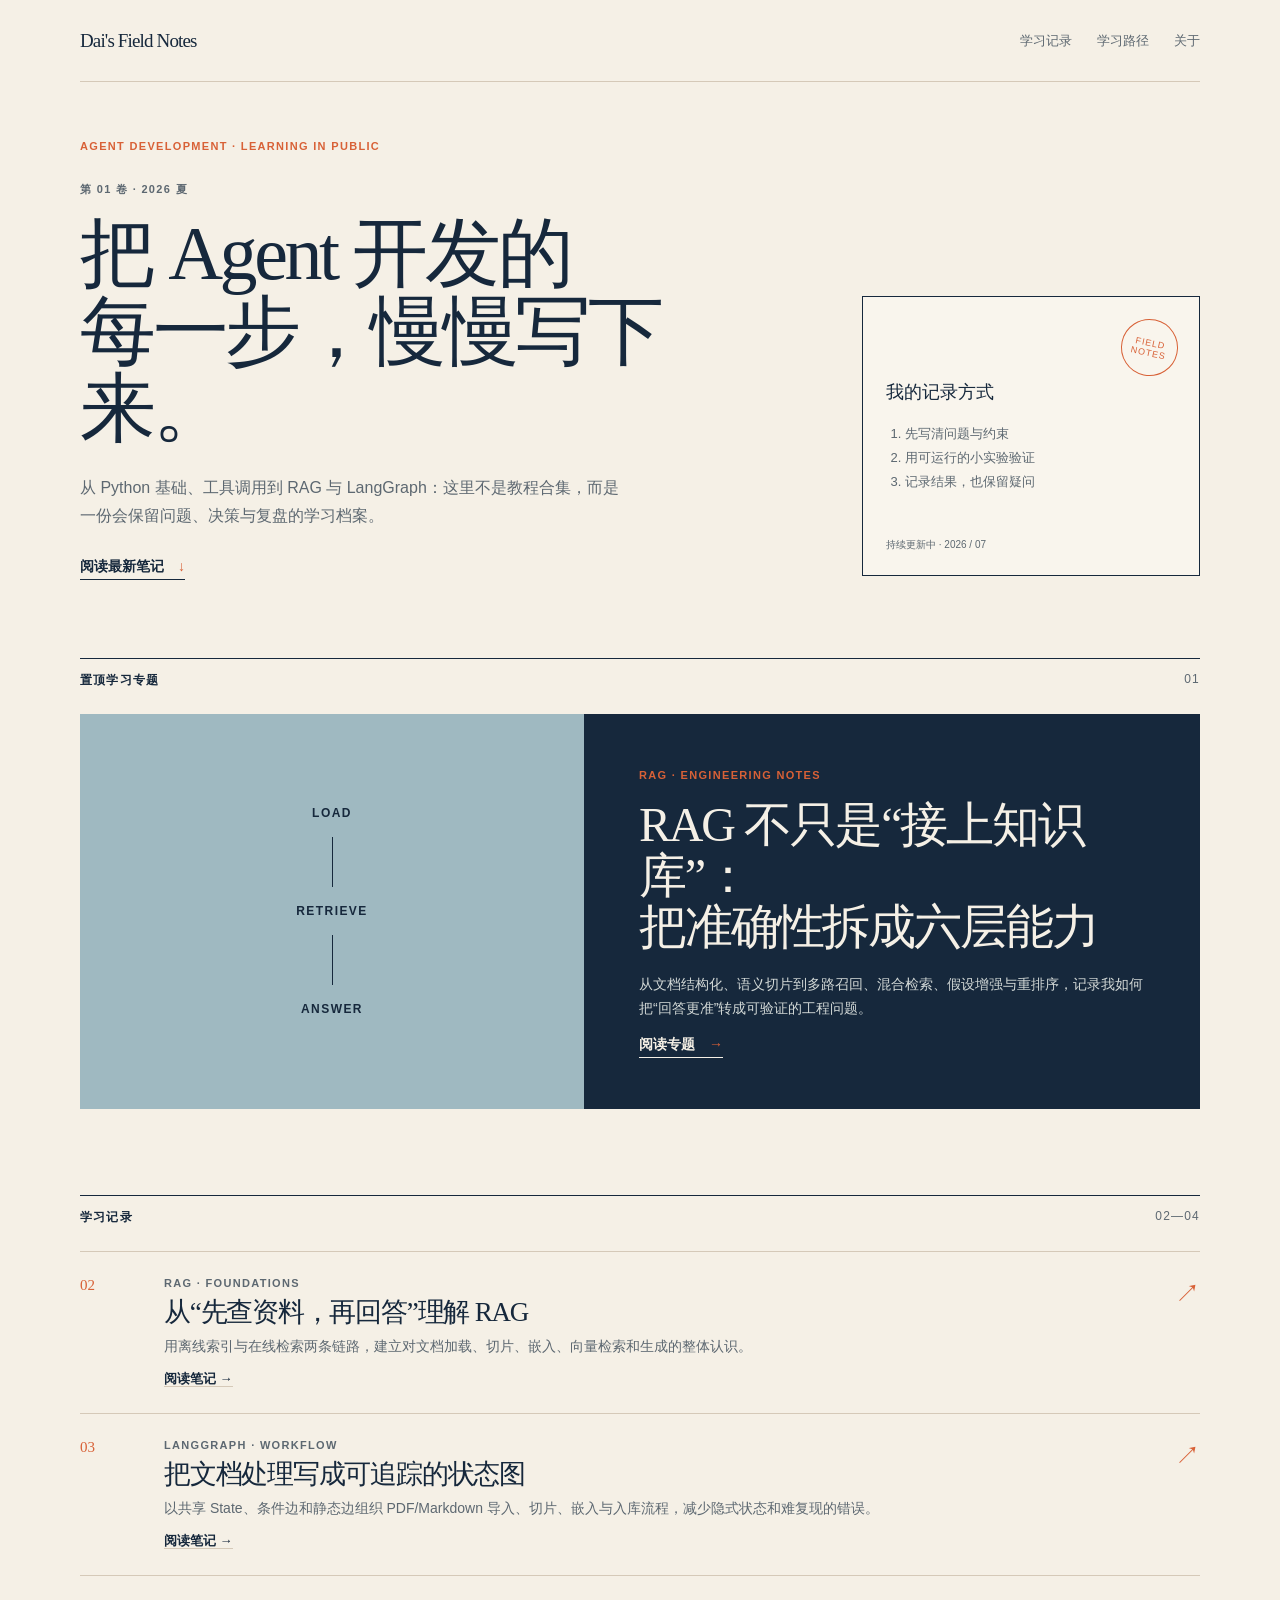
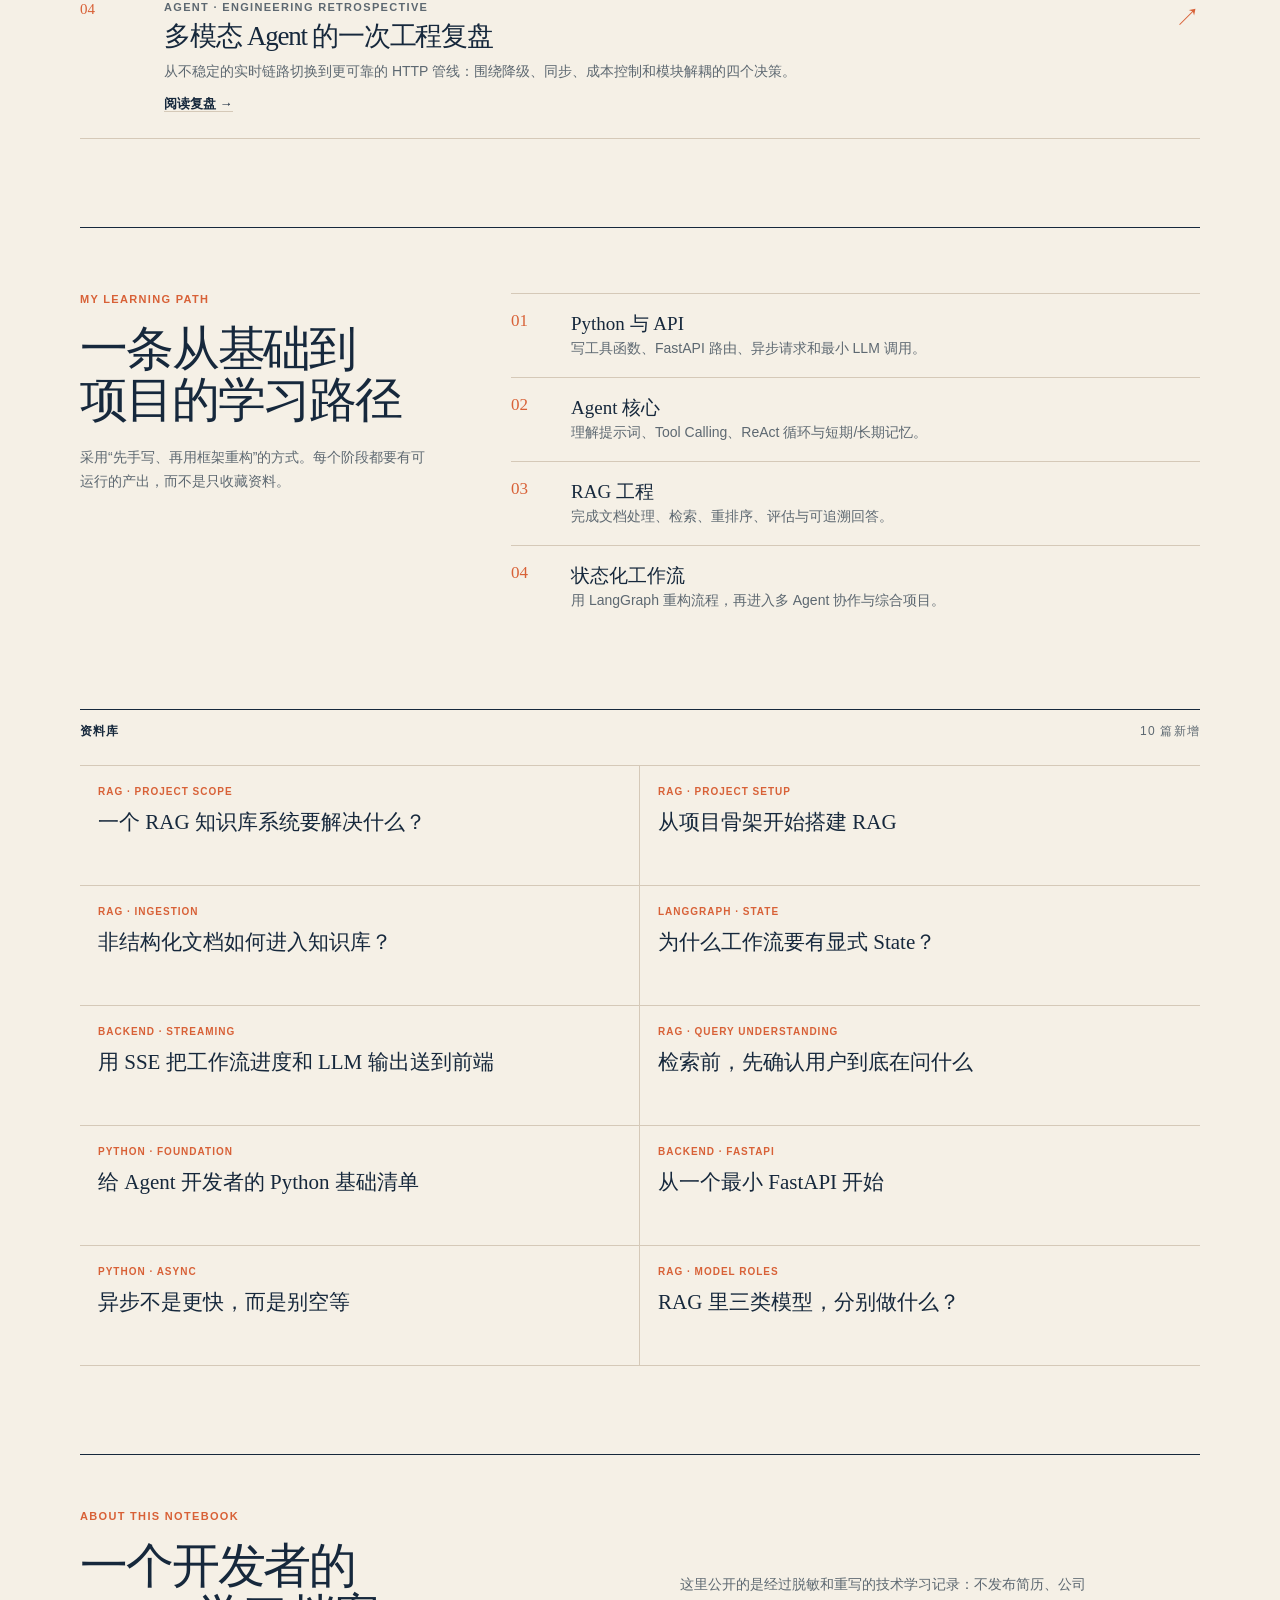
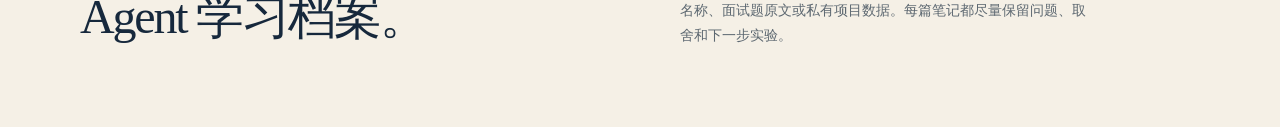
<file: docs/index.html>
<!doctype html>
<html lang="zh-CN">
<head>
  <meta charset="utf-8"><meta name="viewport" content="width=device-width,initial-scale=1">
  <title>Dai's Field Notes｜Agent 开发学习笔记</title>
  <meta name="description" content="记录 AI Agent、RAG 与工程实践中的学习、实验与复盘。">
  <link rel="stylesheet" href="style.css"><link rel="stylesheet" href="archive.css">
</head>
<body>
  <nav class="nav shell"><a class="brand" href="#top">Dai's Field Notes</a><div class="links"><a href="#notes">学习记录</a><a href="#path">学习路径</a><a href="#about">关于</a></div></nav>
  <main>
    <section class="hero shell" id="top"><p class="eyebrow">AGENT DEVELOPMENT · LEARNING IN PUBLIC</p><div class="hero-grid"><div><p class="issue">第 01 卷 · 2026 夏</p><h1>把 Agent 开发的<br>每一步，慢慢写下来。</h1><p class="intro">从 Python 基础、工具调用到 RAG 与 LangGraph：这里不是教程合集，而是一份会保留问题、决策与复盘的学习档案。</p><a class="underline" href="#notes">阅读最新笔记　<span>↓</span></a></div><aside class="field"><b>FIELD<br>NOTES</b><p>我的记录方式</p><ol><li>先写清问题与约束</li><li>用可运行的小实验验证</li><li>记录结果，也保留疑问</li></ol><small>持续更新中 · 2026 / 07</small></aside></div></section>
    <section class="shell featured"><div class="head"><b>置顶学习专题</b><span>01</span></div><article><div class="loop"><span>LOAD</span><i></i><span>RETRIEVE</span><i></i><span>ANSWER</span></div><div class="feature-copy"><p class="eyebrow">RAG · ENGINEERING NOTES</p><h2>RAG 不只是“接上知识库”：<br>把准确性拆成六层能力</h2><p>从文档结构化、语义切片到多路召回、混合检索、假设增强与重排序，记录我如何把“回答更准”转成可验证的工程问题。</p><a class="underline" href="articles/rag-accuracy.html">阅读专题　<span>→</span></a></div></article></section>
    <section class="shell notes" id="notes"><div class="head"><b>学习记录</b><span>02—04</span></div>
      <article class="note"><em>02</em><div><p class="date">RAG · FOUNDATIONS</p><h3>从“先查资料，再回答”理解 RAG</h3><p>用离线索引与在线检索两条链路，建立对文档加载、切片、嵌入、向量检索和生成的整体认识。</p><a class="article-link" href="articles/rag-basics.html">阅读笔记 →</a></div><a href="articles/rag-basics.html" aria-label="阅读 RAG 基础笔记">↗</a></article>
      <article class="note"><em>03</em><div><p class="date">LANGGRAPH · WORKFLOW</p><h3>把文档处理写成可追踪的状态图</h3><p>以共享 State、条件边和静态边组织 PDF/Markdown 导入、切片、嵌入与入库流程，减少隐式状态和难复现的错误。</p><a class="article-link" href="articles/langgraph-state.html">阅读笔记 →</a></div><a href="articles/langgraph-state.html" aria-label="阅读 LangGraph 笔记">↗</a></article>
      <article class="note"><em>04</em><div><p class="date">AGENT · ENGINEERING RETROSPECTIVE</p><h3>多模态 Agent 的一次工程复盘</h3><p>从不稳定的实时链路切换到更可靠的 HTTP 管线：围绕降级、同步、成本控制和模块解耦的四个决策。</p><a class="article-link" href="articles/multimodal-agent-retro.html">阅读复盘 →</a></div><a href="articles/multimodal-agent-retro.html" aria-label="阅读多模态 Agent 复盘">↗</a></article>
    </section>
    <section class="shell path" id="path"><div><p class="eyebrow">MY LEARNING PATH</p><h2>一条从基础到<br>项目的学习路径</h2><p>采用“先手写、再用框架重构”的方式。每个阶段都要有可运行的产出，而不是只收藏资料。</p></div><ol><li><b>01</b><span><strong>Python 与 API</strong>写工具函数、FastAPI 路由、异步请求和最小 LLM 调用。</span></li><li><b>02</b><span><strong>Agent 核心</strong>理解提示词、Tool Calling、ReAct 循环与短期/长期记忆。</span></li><li><b>03</b><span><strong>RAG 工程</strong>完成文档处理、检索、重排序、评估与可追溯回答。</span></li><li><b>04</b><span><strong>状态化工作流</strong>用 LangGraph 重构流程，再进入多 Agent 协作与综合项目。</span></li></ol></section>
    <section class="shell archive" aria-labelledby="archive-title"><div class="head"><b id="archive-title">资料库</b><span>10 篇新增</span></div><div class="archive-grid"><a href="articles/rag-product-scope.html"><small>RAG · PROJECT SCOPE</small><strong>一个 RAG 知识库系统要解决什么？</strong></a><a href="articles/rag-project-skeleton.html"><small>RAG · PROJECT SETUP</small><strong>从项目骨架开始搭建 RAG</strong></a><a href="articles/document-import-pipeline.html"><small>RAG · INGESTION</small><strong>非结构化文档如何进入知识库？</strong></a><a href="articles/typed-workflow-state.html"><small>LANGGRAPH · STATE</small><strong>为什么工作流要有显式 State？</strong></a><a href="articles/sse-for-llm-streaming.html"><small>BACKEND · STREAMING</small><strong>用 SSE 把工作流进度和 LLM 输出送到前端</strong></a><a href="articles/query-disambiguation.html"><small>RAG · QUERY UNDERSTANDING</small><strong>检索前，先确认用户到底在问什么</strong></a><a href="articles/python-for-agent-builders.html"><small>PYTHON · FOUNDATION</small><strong>给 Agent 开发者的 Python 基础清单</strong></a><a href="articles/fastapi-minimum-api.html"><small>BACKEND · FASTAPI</small><strong>从一个最小 FastAPI 开始</strong></a><a href="articles/async-api-calls.html"><small>PYTHON · ASYNC</small><strong>异步不是更快，而是别空等</strong></a><a href="articles/rag-model-roles.html"><small>RAG · MODEL ROLES</small><strong>RAG 里三类模型，分别做什么？</strong></a></div></section>
  </main>
  <footer class="shell footer" id="about"><div><p class="eyebrow">ABOUT THIS NOTEBOOK</p><h2>一个开发者的<br>Agent 学习档案。</h2></div><p>这里公开的是经过脱敏和重写的技术学习记录：不发布简历、公司名称、面试题原文或私有项目数据。每篇笔记都尽量保留问题、取舍和下一步实验。</p></footer>
</body></html>
</file>
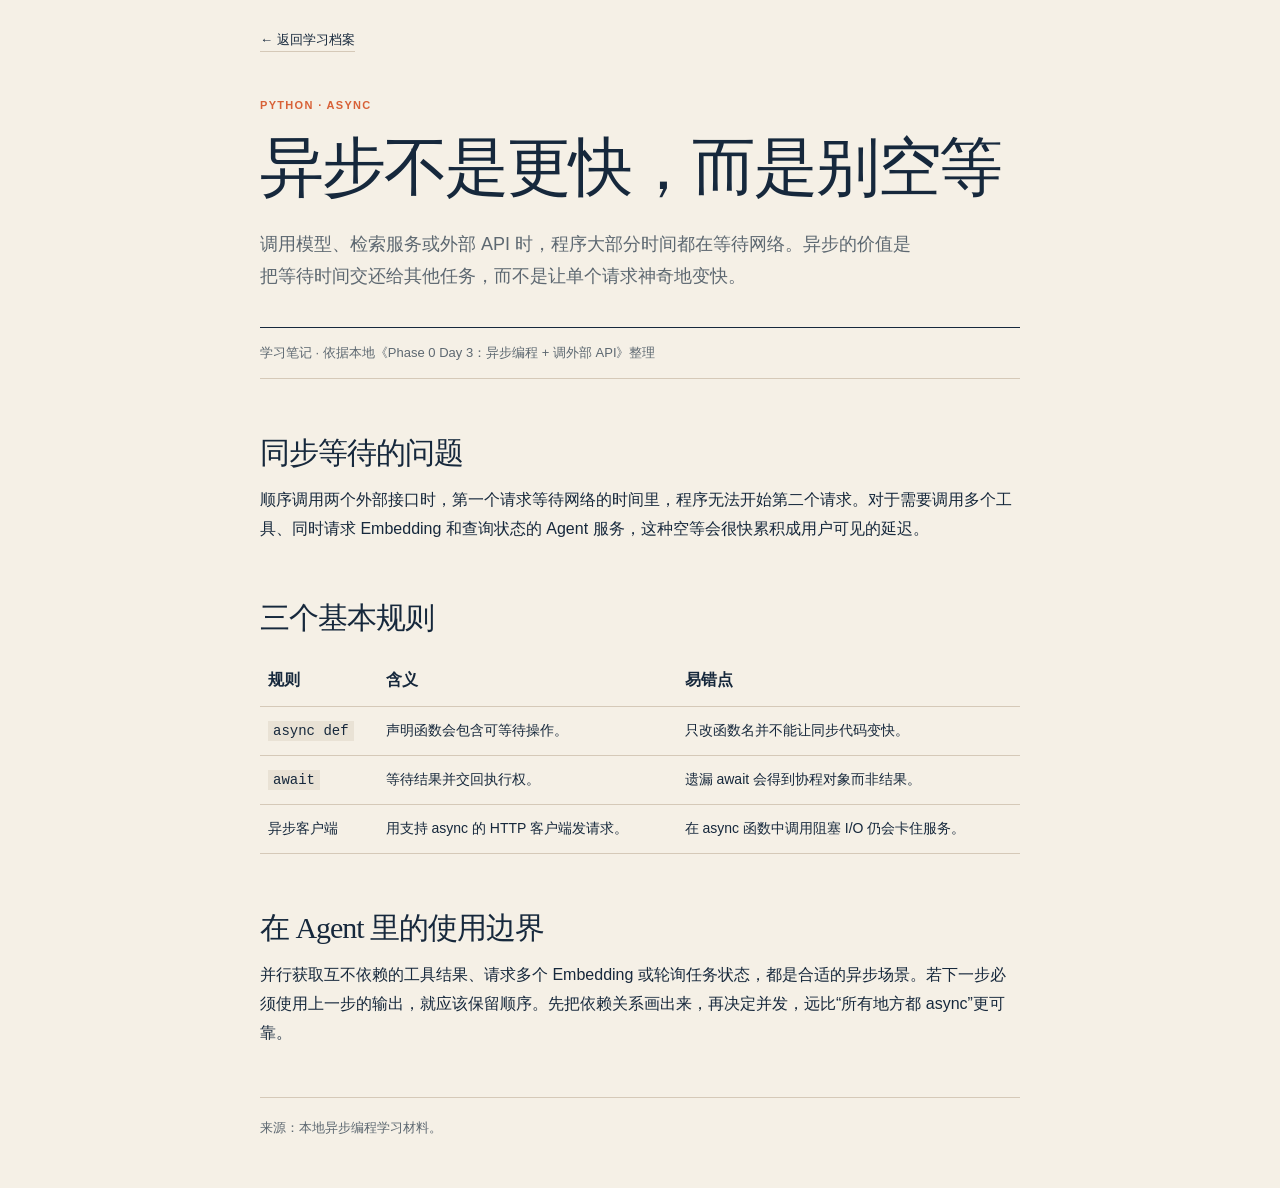
<file: docs/articles/async-api-calls.html>
<!doctype html><html lang="zh-CN"><head><meta charset="utf-8"><meta name="viewport" content="width=device-width,initial-scale=1"><title>异步不是更快，而是别空等｜Dai's Field Notes</title><link rel="stylesheet" href="article.css"></head><body><article class="shell"><a class="back" href="../index.html">← 返回学习档案</a><p class="eyebrow">PYTHON · ASYNC</p><h1>异步不是更快，而是别空等</h1><p class="lead">调用模型、检索服务或外部 API 时，程序大部分时间都在等待网络。异步的价值是把等待时间交还给其他任务，而不是让单个请求神奇地变快。</p><p class="meta">学习笔记 · 依据本地《Phase 0 Day 3：异步编程 + 调外部 API》整理</p><h2>同步等待的问题</h2><p>顺序调用两个外部接口时，第一个请求等待网络的时间里，程序无法开始第二个请求。对于需要调用多个工具、同时请求 Embedding 和查询状态的 Agent 服务，这种空等会很快累积成用户可见的延迟。</p><h2>三个基本规则</h2><table><tr><th>规则</th><th>含义</th><th>易错点</th></tr><tr><td><code>async def</code></td><td>声明函数会包含可等待操作。</td><td>只改函数名并不能让同步代码变快。</td></tr><tr><td><code>await</code></td><td>等待结果并交回执行权。</td><td>遗漏 await 会得到协程对象而非结果。</td></tr><tr><td>异步客户端</td><td>用支持 async 的 HTTP 客户端发请求。</td><td>在 async 函数中调用阻塞 I/O 仍会卡住服务。</td></tr></table><h2>在 Agent 里的使用边界</h2><p>并行获取互不依赖的工具结果、请求多个 Embedding 或轮询任务状态，都是合适的异步场景。若下一步必须使用上一步的输出，就应该保留顺序。先把依赖关系画出来，再决定并发，远比“所有地方都 async”更可靠。</p><p class="source">来源：本地异步编程学习材料。</p></article></body></html>
</file>
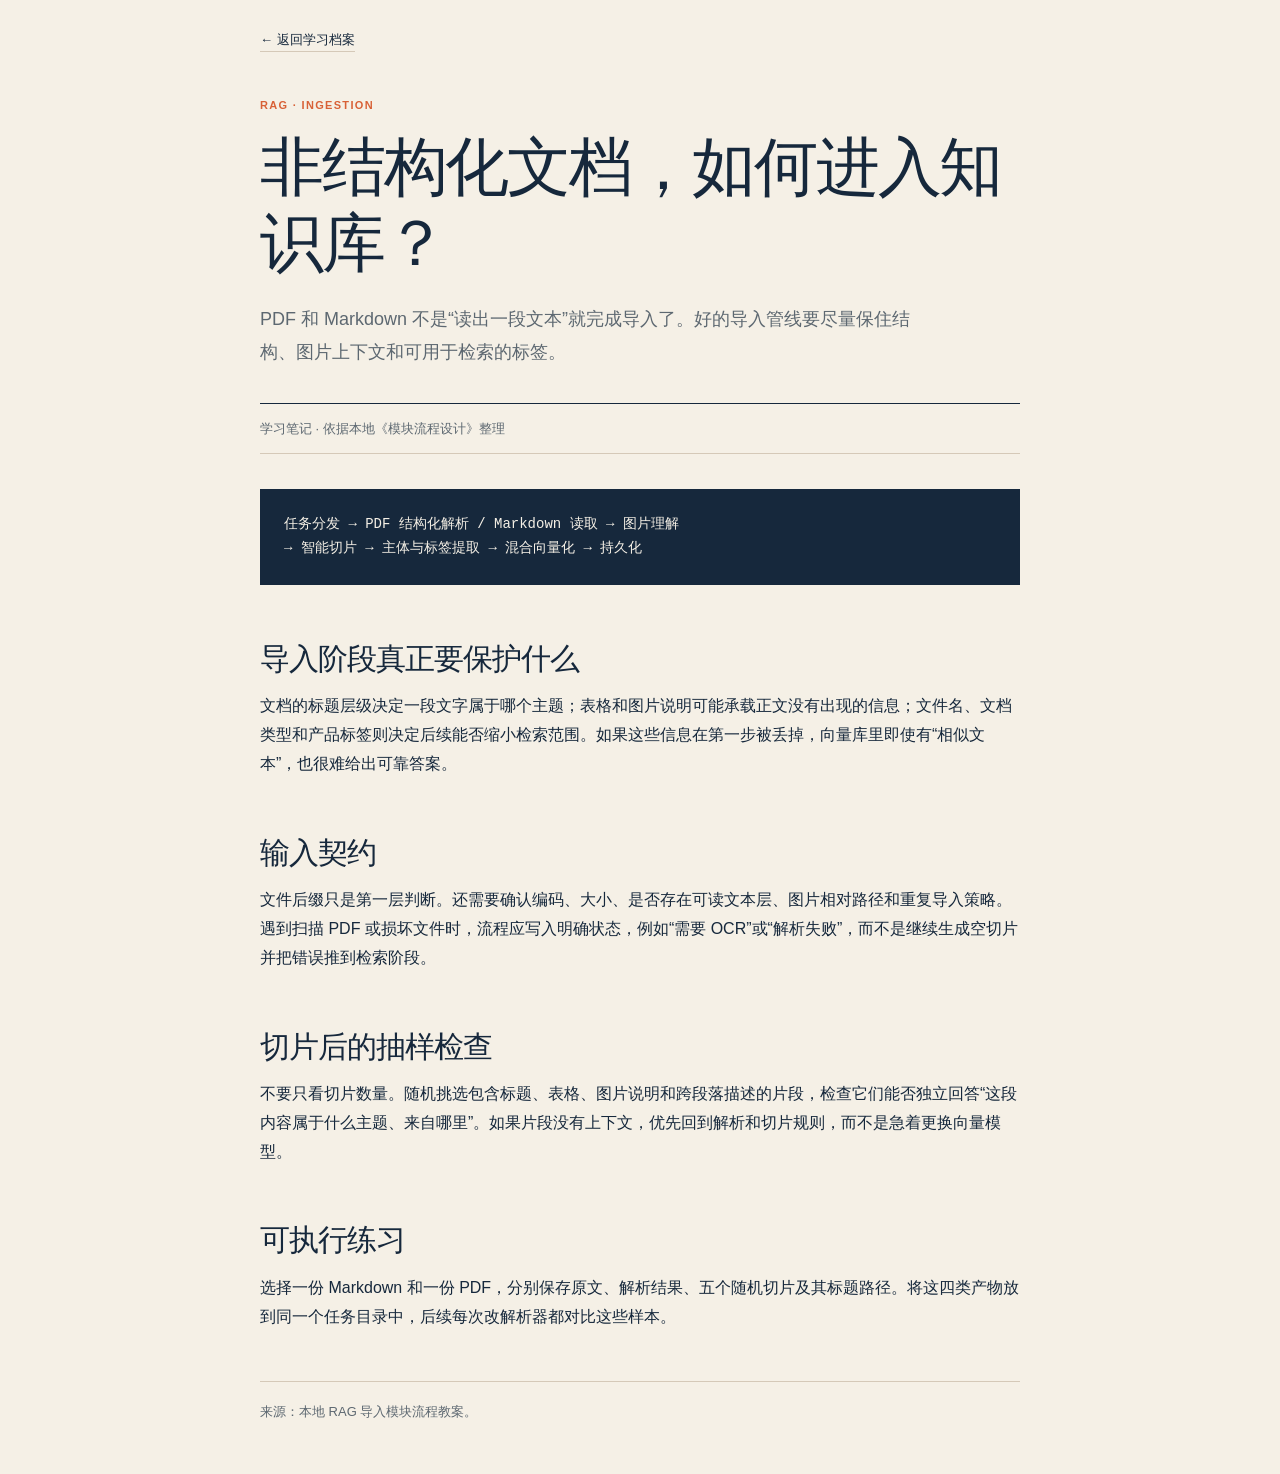
<file: docs/articles/document-import-pipeline.html>
<!doctype html><html lang="zh-CN"><head><meta charset="utf-8"><meta name="viewport" content="width=device-width,initial-scale=1"><title>非结构化文档如何进入知识库｜Dai's Field Notes</title><link rel="stylesheet" href="article.css"></head><body><article class="shell"><a class="back" href="../index.html">← 返回学习档案</a><p class="eyebrow">RAG · INGESTION</p><h1>非结构化文档，如何进入知识库？</h1><p class="lead">PDF 和 Markdown 不是“读出一段文本”就完成导入了。好的导入管线要尽量保住结构、图片上下文和可用于检索的标签。</p><p class="meta">学习笔记 · 依据本地《模块流程设计》整理</p><div class="flow">任务分发 → PDF 结构化解析 / Markdown 读取 → 图片理解
→ 智能切片 → 主体与标签提取 → 混合向量化 → 持久化</div><h2>导入阶段真正要保护什么</h2><p>文档的标题层级决定一段文字属于哪个主题；表格和图片说明可能承载正文没有出现的信息；文件名、文档类型和产品标签则决定后续能否缩小检索范围。如果这些信息在第一步被丢掉，向量库里即使有“相似文本”，也很难给出可靠答案。</p><h2>输入契约</h2><p>文件后缀只是第一层判断。还需要确认编码、大小、是否存在可读文本层、图片相对路径和重复导入策略。遇到扫描 PDF 或损坏文件时，流程应写入明确状态，例如“需要 OCR”或“解析失败”，而不是继续生成空切片并把错误推到检索阶段。</p><h2>切片后的抽样检查</h2><p>不要只看切片数量。随机挑选包含标题、表格、图片说明和跨段落描述的片段，检查它们能否独立回答“这段内容属于什么主题、来自哪里”。如果片段没有上下文，优先回到解析和切片规则，而不是急着更换向量模型。</p><h2>可执行练习</h2><p>选择一份 Markdown 和一份 PDF，分别保存原文、解析结果、五个随机切片及其标题路径。将这四类产物放到同一个任务目录中，后续每次改解析器都对比这些样本。</p><p class="source">来源：本地 RAG 导入模块流程教案。</p></article></body></html>
</file>
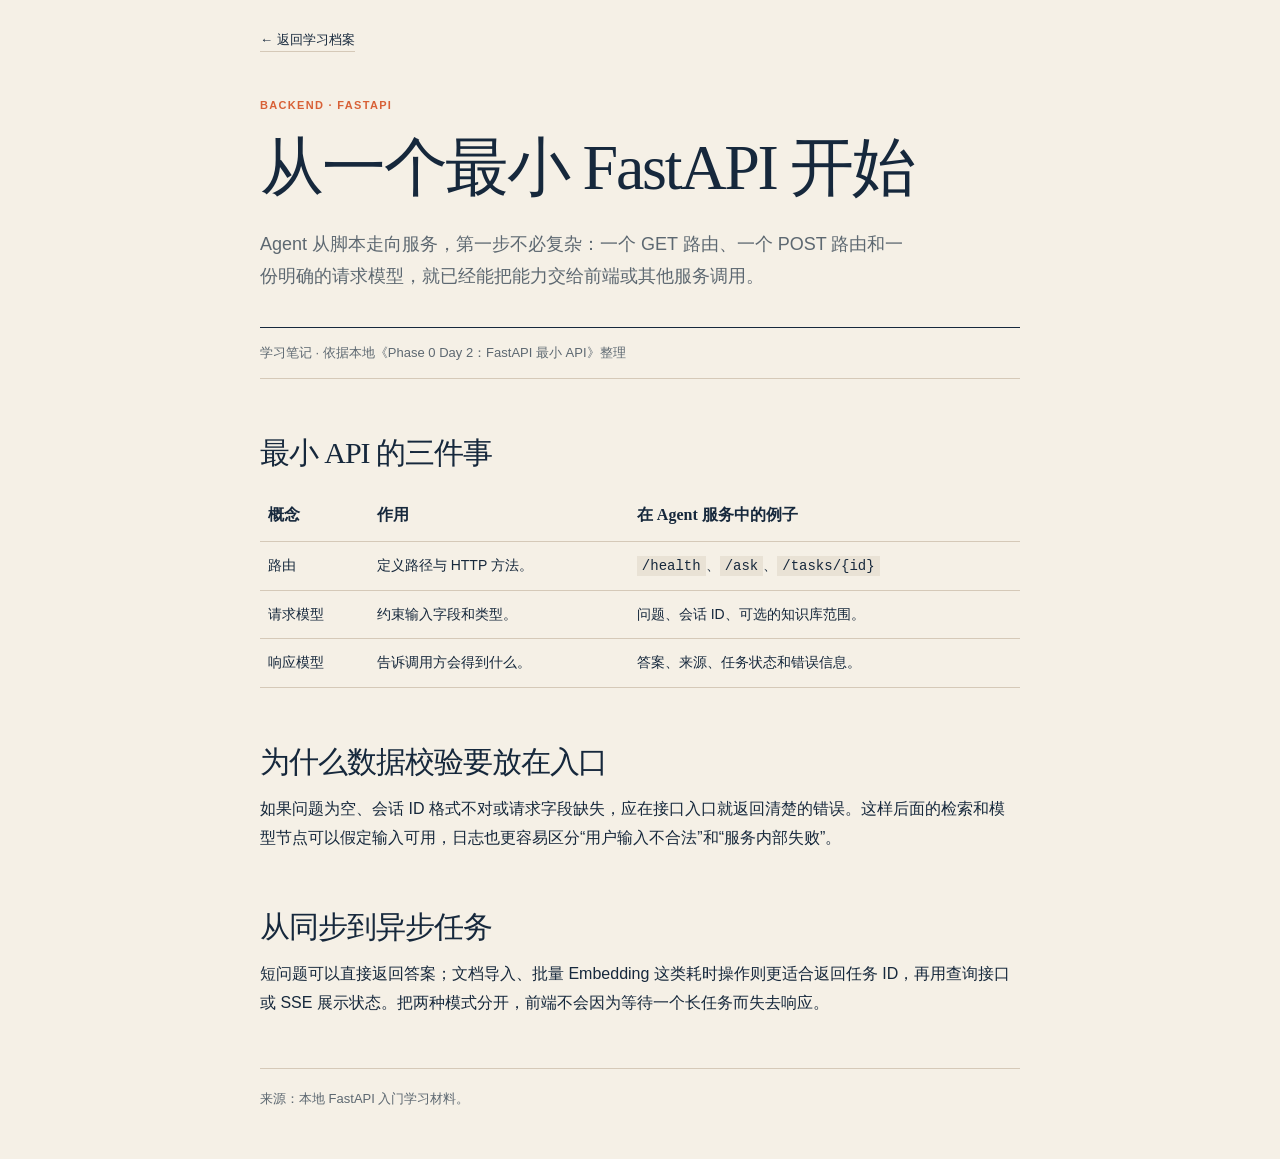
<file: docs/articles/fastapi-minimum-api.html>
<!doctype html><html lang="zh-CN"><head><meta charset="utf-8"><meta name="viewport" content="width=device-width,initial-scale=1"><title>从一个最小 FastAPI 开始｜Dai's Field Notes</title><link rel="stylesheet" href="article.css"></head><body><article class="shell"><a class="back" href="../index.html">← 返回学习档案</a><p class="eyebrow">BACKEND · FASTAPI</p><h1>从一个最小 FastAPI 开始</h1><p class="lead">Agent 从脚本走向服务，第一步不必复杂：一个 GET 路由、一个 POST 路由和一份明确的请求模型，就已经能把能力交给前端或其他服务调用。</p><p class="meta">学习笔记 · 依据本地《Phase 0 Day 2：FastAPI 最小 API》整理</p><h2>最小 API 的三件事</h2><table><tr><th>概念</th><th>作用</th><th>在 Agent 服务中的例子</th></tr><tr><td>路由</td><td>定义路径与 HTTP 方法。</td><td><code>/health</code>、<code>/ask</code>、<code>/tasks/{id}</code></td></tr><tr><td>请求模型</td><td>约束输入字段和类型。</td><td>问题、会话 ID、可选的知识库范围。</td></tr><tr><td>响应模型</td><td>告诉调用方会得到什么。</td><td>答案、来源、任务状态和错误信息。</td></tr></table><h2>为什么数据校验要放在入口</h2><p>如果问题为空、会话 ID 格式不对或请求字段缺失，应在接口入口就返回清楚的错误。这样后面的检索和模型节点可以假定输入可用，日志也更容易区分“用户输入不合法”和“服务内部失败”。</p><h2>从同步到异步任务</h2><p>短问题可以直接返回答案；文档导入、批量 Embedding 这类耗时操作则更适合返回任务 ID，再用查询接口或 SSE 展示状态。把两种模式分开，前端不会因为等待一个长任务而失去响应。</p><p class="source">来源：本地 FastAPI 入门学习材料。</p></article></body></html>
</file>
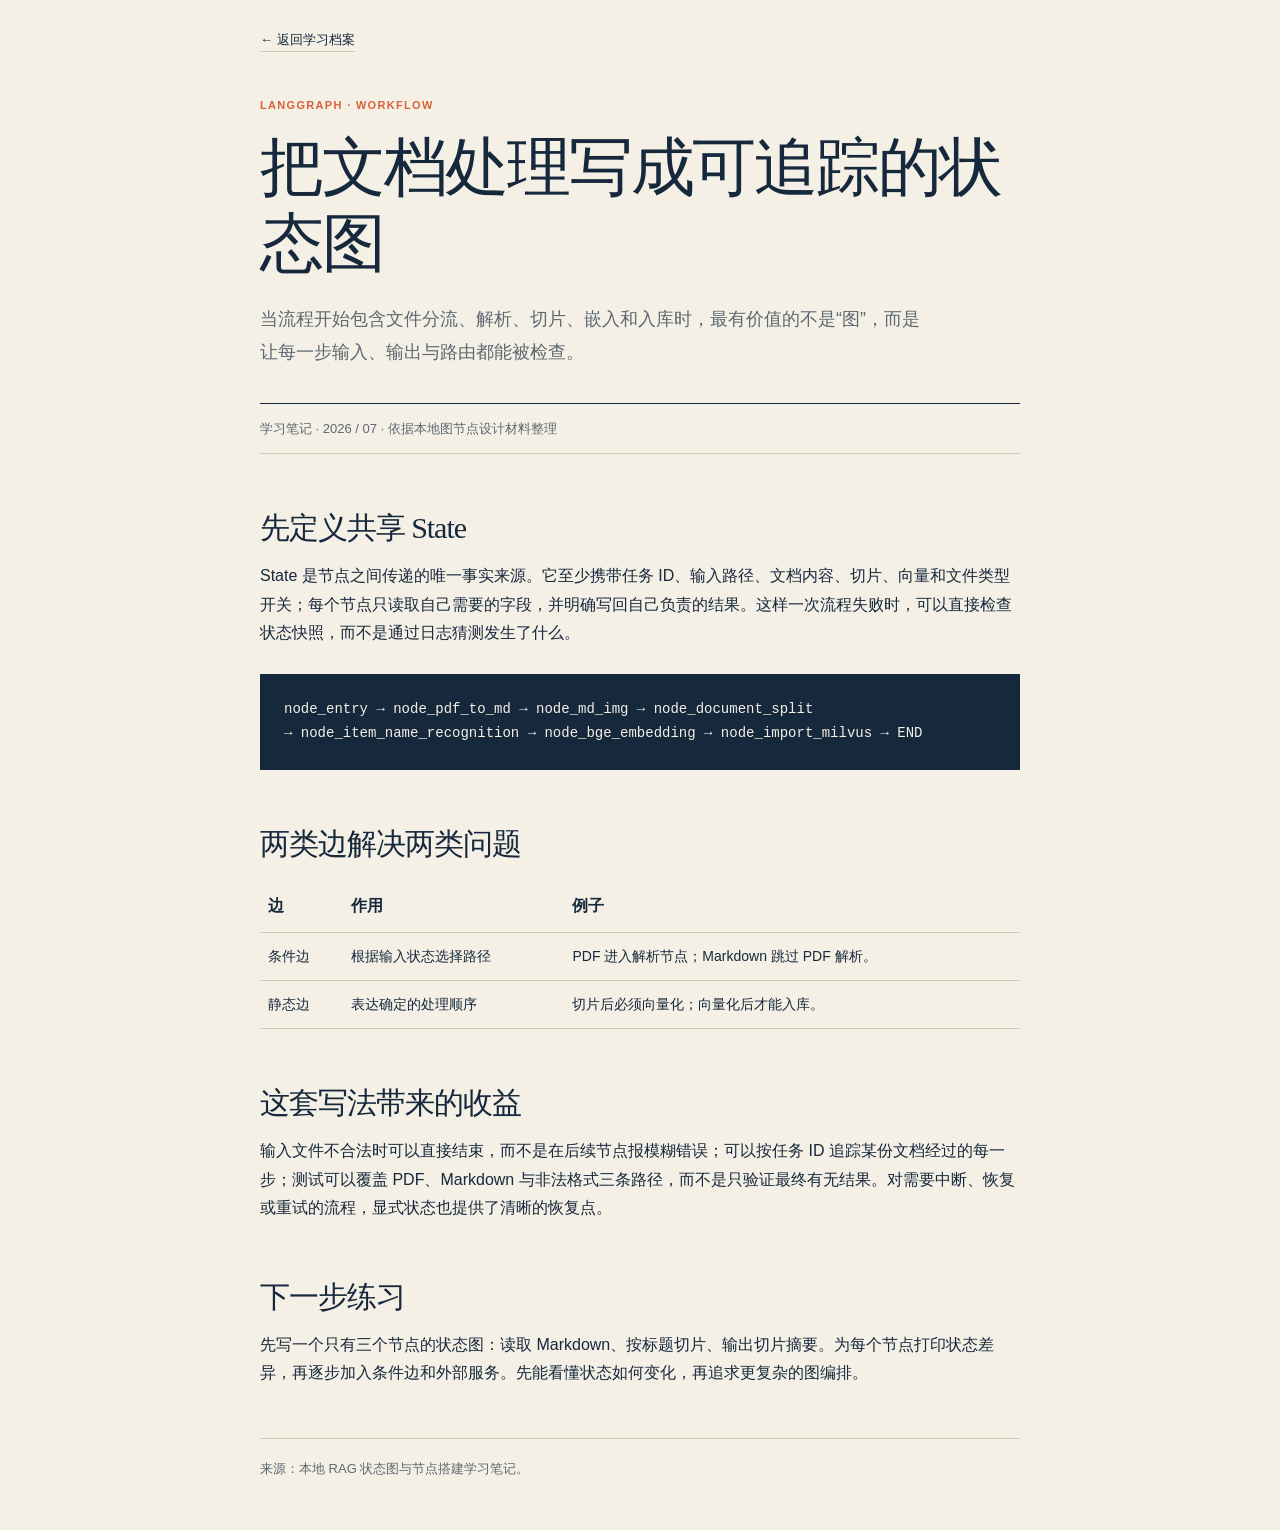
<file: docs/articles/langgraph-state.html>
<!doctype html><html lang="zh-CN"><head><meta charset="utf-8"><meta name="viewport" content="width=device-width,initial-scale=1"><title>把文档处理写成可追踪的状态图｜Dai's Field Notes</title><link rel="stylesheet" href="article.css"></head><body><article class="shell"><a class="back" href="../index.html">← 返回学习档案</a><p class="eyebrow">LANGGRAPH · WORKFLOW</p><h1>把文档处理写成可追踪的状态图</h1><p class="lead">当流程开始包含文件分流、解析、切片、嵌入和入库时，最有价值的不是“图”，而是让每一步输入、输出与路由都能被检查。</p><p class="meta">学习笔记 · 2026 / 07 · 依据本地图节点设计材料整理</p><h2>先定义共享 State</h2><p>State 是节点之间传递的唯一事实来源。它至少携带任务 ID、输入路径、文档内容、切片、向量和文件类型开关；每个节点只读取自己需要的字段，并明确写回自己负责的结果。这样一次流程失败时，可以直接检查状态快照，而不是通过日志猜测发生了什么。</p><div class="flow">node_entry → node_pdf_to_md → node_md_img → node_document_split
→ node_item_name_recognition → node_bge_embedding → node_import_milvus → END</div><h2>两类边解决两类问题</h2><table><tr><th>边</th><th>作用</th><th>例子</th></tr><tr><td>条件边</td><td>根据输入状态选择路径</td><td>PDF 进入解析节点；Markdown 跳过 PDF 解析。</td></tr><tr><td>静态边</td><td>表达确定的处理顺序</td><td>切片后必须向量化；向量化后才能入库。</td></tr></table><h2>这套写法带来的收益</h2><p>输入文件不合法时可以直接结束，而不是在后续节点报模糊错误；可以按任务 ID 追踪某份文档经过的每一步；测试可以覆盖 PDF、Markdown 与非法格式三条路径，而不是只验证最终有无结果。对需要中断、恢复或重试的流程，显式状态也提供了清晰的恢复点。</p><h2>下一步练习</h2><p>先写一个只有三个节点的状态图：读取 Markdown、按标题切片、输出切片摘要。为每个节点打印状态差异，再逐步加入条件边和外部服务。先能看懂状态如何变化，再追求更复杂的图编排。</p><p class="source">来源：本地 RAG 状态图与节点搭建学习笔记。</p></article></body></html>
</file>
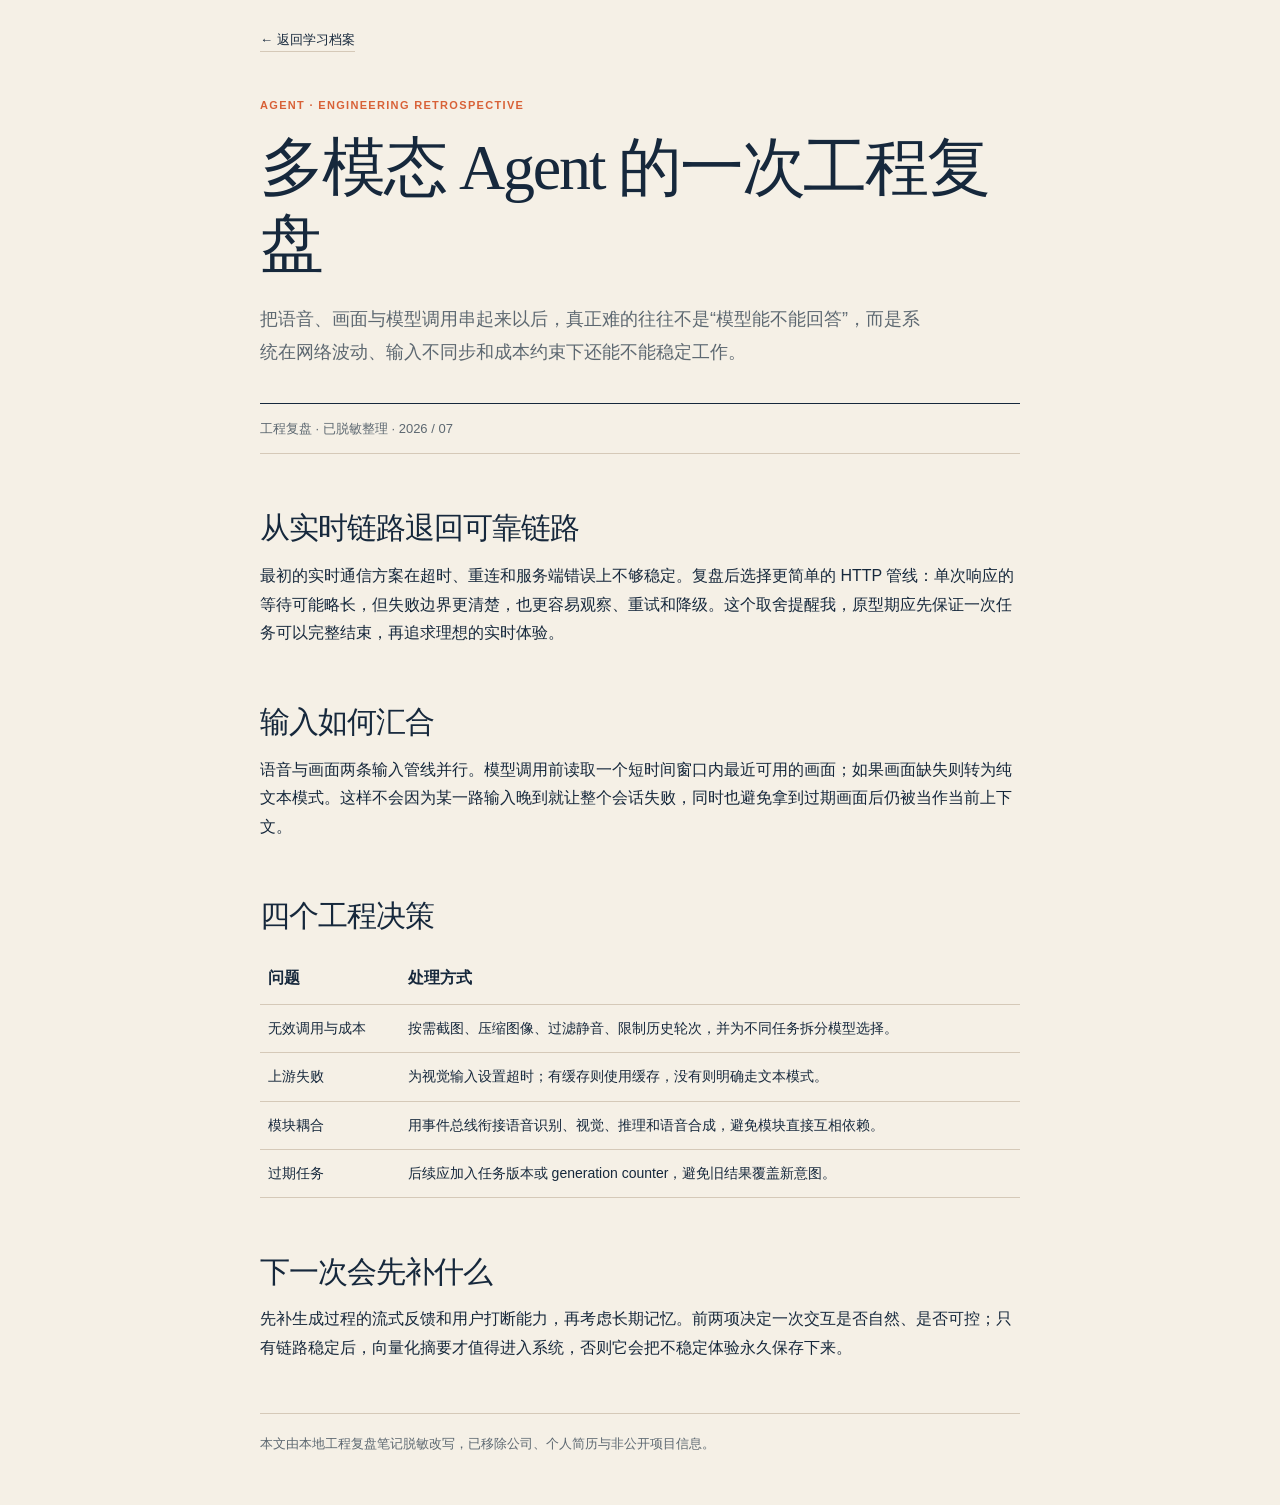
<file: docs/articles/multimodal-agent-retro.html>
<!doctype html><html lang="zh-CN"><head><meta charset="utf-8"><meta name="viewport" content="width=device-width,initial-scale=1"><title>多模态 Agent 的一次工程复盘｜Dai's Field Notes</title><link rel="stylesheet" href="article.css"></head><body><article class="shell"><a class="back" href="../index.html">← 返回学习档案</a><p class="eyebrow">AGENT · ENGINEERING RETROSPECTIVE</p><h1>多模态 Agent 的一次工程复盘</h1><p class="lead">把语音、画面与模型调用串起来以后，真正难的往往不是“模型能不能回答”，而是系统在网络波动、输入不同步和成本约束下还能不能稳定工作。</p><p class="meta">工程复盘 · 已脱敏整理 · 2026 / 07</p><h2>从实时链路退回可靠链路</h2><p>最初的实时通信方案在超时、重连和服务端错误上不够稳定。复盘后选择更简单的 HTTP 管线：单次响应的等待可能略长，但失败边界更清楚，也更容易观察、重试和降级。这个取舍提醒我，原型期应先保证一次任务可以完整结束，再追求理想的实时体验。</p><h2>输入如何汇合</h2><p>语音与画面两条输入管线并行。模型调用前读取一个短时间窗口内最近可用的画面；如果画面缺失则转为纯文本模式。这样不会因为某一路输入晚到就让整个会话失败，同时也避免拿到过期画面后仍被当作当前上下文。</p><h2>四个工程决策</h2><table><tr><th>问题</th><th>处理方式</th></tr><tr><td>无效调用与成本</td><td>按需截图、压缩图像、过滤静音、限制历史轮次，并为不同任务拆分模型选择。</td></tr><tr><td>上游失败</td><td>为视觉输入设置超时；有缓存则使用缓存，没有则明确走文本模式。</td></tr><tr><td>模块耦合</td><td>用事件总线衔接语音识别、视觉、推理和语音合成，避免模块直接互相依赖。</td></tr><tr><td>过期任务</td><td>后续应加入任务版本或 generation counter，避免旧结果覆盖新意图。</td></tr></table><h2>下一次会先补什么</h2><p>先补生成过程的流式反馈和用户打断能力，再考虑长期记忆。前两项决定一次交互是否自然、是否可控；只有链路稳定后，向量化摘要才值得进入系统，否则它会把不稳定体验永久保存下来。</p><p class="source">本文由本地工程复盘笔记脱敏改写，已移除公司、个人简历与非公开项目信息。</p></article></body></html>
</file>
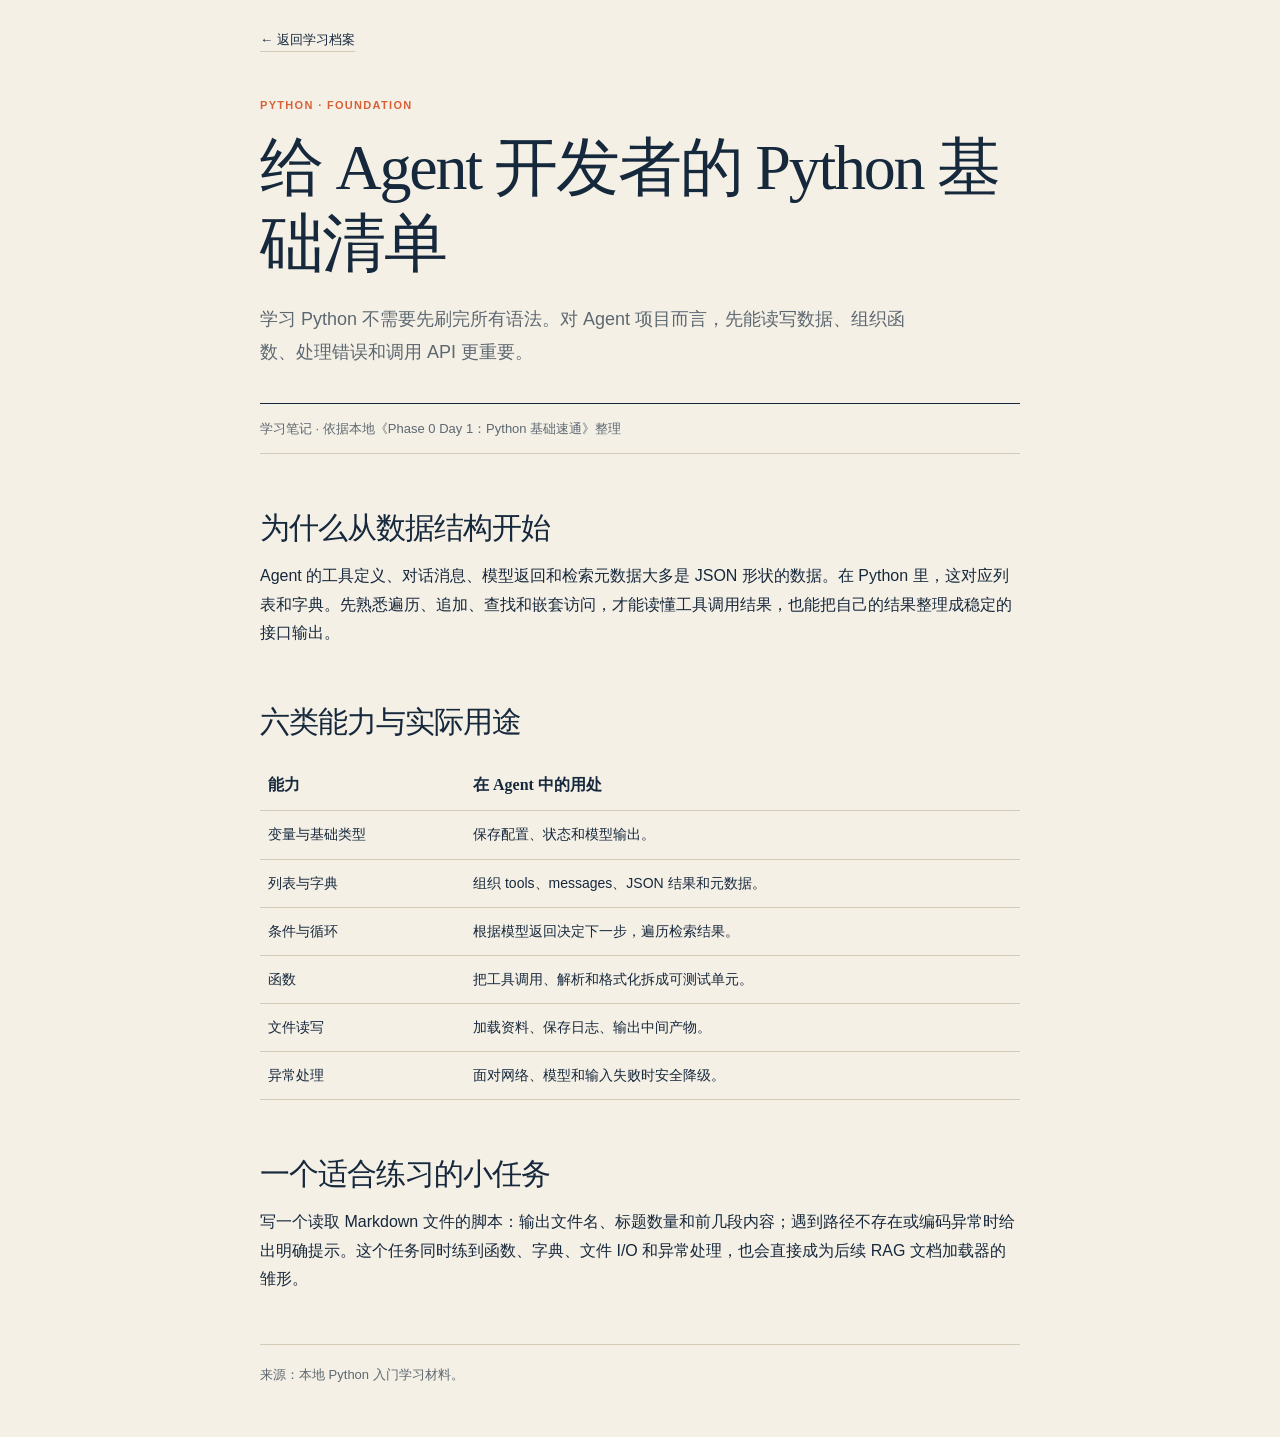
<file: docs/articles/python-for-agent-builders.html>
<!doctype html><html lang="zh-CN"><head><meta charset="utf-8"><meta name="viewport" content="width=device-width,initial-scale=1"><title>给 Agent 开发者的 Python 基础清单｜Dai's Field Notes</title><link rel="stylesheet" href="article.css"></head><body><article class="shell"><a class="back" href="../index.html">← 返回学习档案</a><p class="eyebrow">PYTHON · FOUNDATION</p><h1>给 Agent 开发者的 Python 基础清单</h1><p class="lead">学习 Python 不需要先刷完所有语法。对 Agent 项目而言，先能读写数据、组织函数、处理错误和调用 API 更重要。</p><p class="meta">学习笔记 · 依据本地《Phase 0 Day 1：Python 基础速通》整理</p><h2>为什么从数据结构开始</h2><p>Agent 的工具定义、对话消息、模型返回和检索元数据大多是 JSON 形状的数据。在 Python 里，这对应列表和字典。先熟悉遍历、追加、查找和嵌套访问，才能读懂工具调用结果，也能把自己的结果整理成稳定的接口输出。</p><h2>六类能力与实际用途</h2><table><tr><th>能力</th><th>在 Agent 中的用处</th></tr><tr><td>变量与基础类型</td><td>保存配置、状态和模型输出。</td></tr><tr><td>列表与字典</td><td>组织 tools、messages、JSON 结果和元数据。</td></tr><tr><td>条件与循环</td><td>根据模型返回决定下一步，遍历检索结果。</td></tr><tr><td>函数</td><td>把工具调用、解析和格式化拆成可测试单元。</td></tr><tr><td>文件读写</td><td>加载资料、保存日志、输出中间产物。</td></tr><tr><td>异常处理</td><td>面对网络、模型和输入失败时安全降级。</td></tr></table><h2>一个适合练习的小任务</h2><p>写一个读取 Markdown 文件的脚本：输出文件名、标题数量和前几段内容；遇到路径不存在或编码异常时给出明确提示。这个任务同时练到函数、字典、文件 I/O 和异常处理，也会直接成为后续 RAG 文档加载器的雏形。</p><p class="source">来源：本地 Python 入门学习材料。</p></article></body></html>
</file>
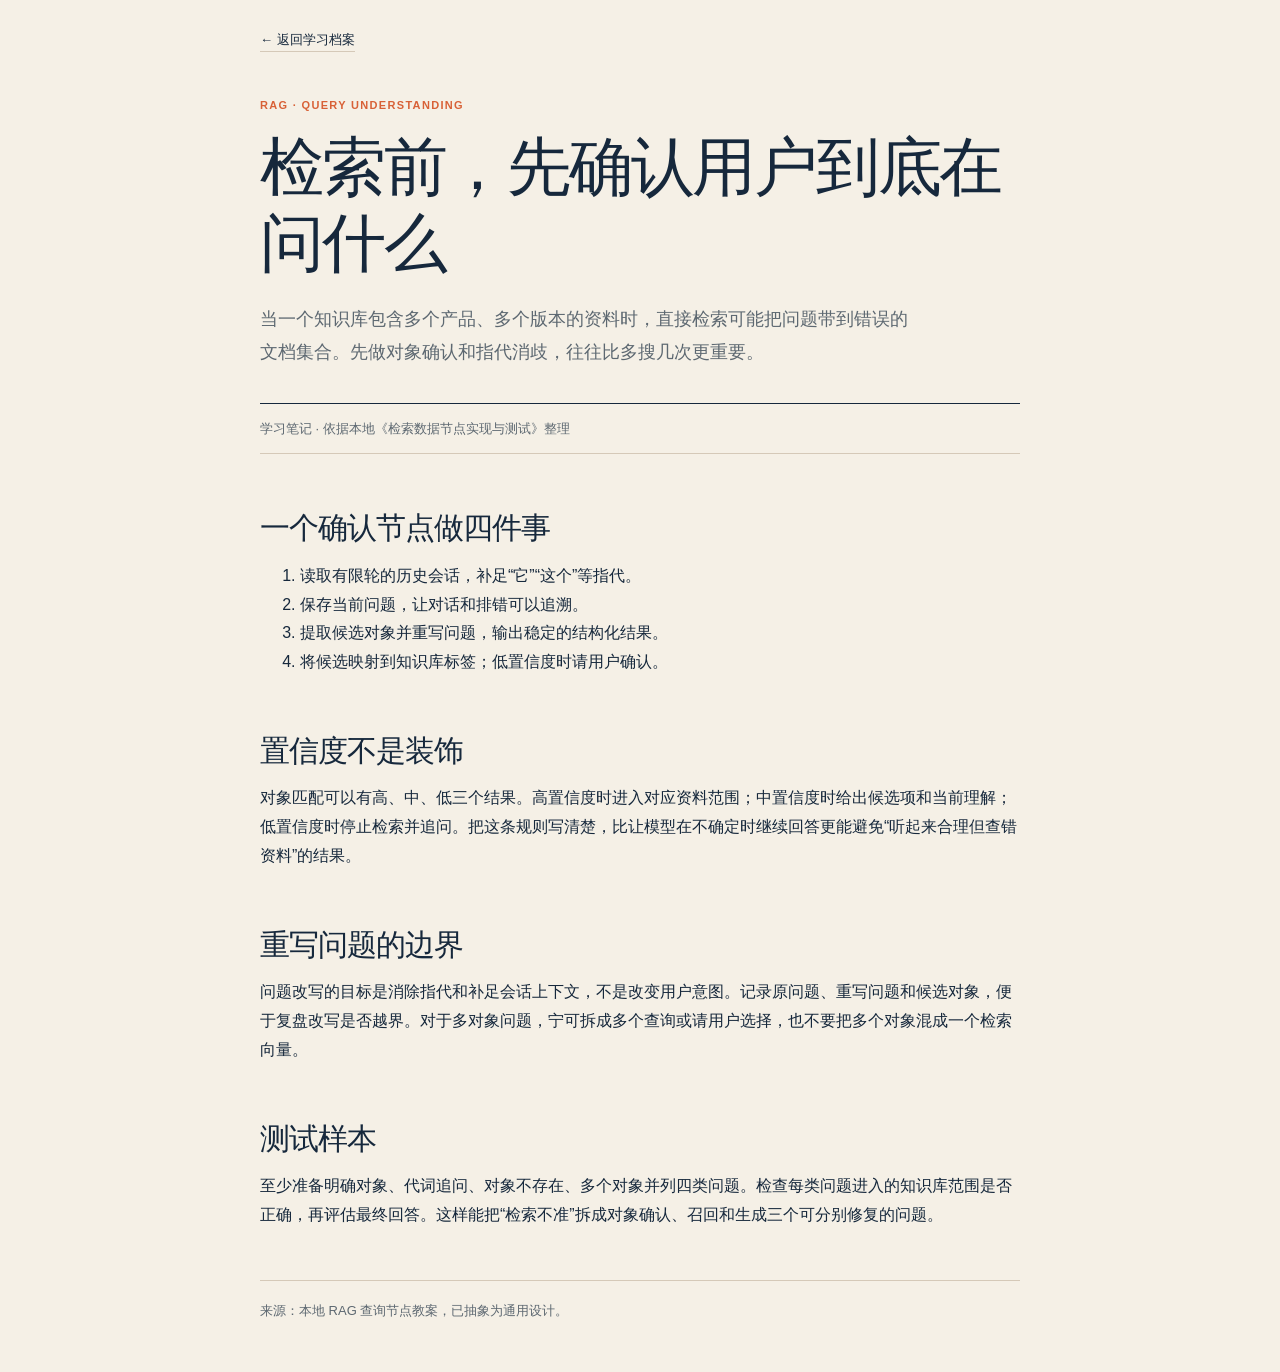
<file: docs/articles/query-disambiguation.html>
<!doctype html><html lang="zh-CN"><head><meta charset="utf-8"><meta name="viewport" content="width=device-width,initial-scale=1"><title>检索前先确认用户到底在问什么｜Dai's Field Notes</title><link rel="stylesheet" href="article.css"></head><body><article class="shell"><a class="back" href="../index.html">← 返回学习档案</a><p class="eyebrow">RAG · QUERY UNDERSTANDING</p><h1>检索前，先确认用户到底在问什么</h1><p class="lead">当一个知识库包含多个产品、多个版本的资料时，直接检索可能把问题带到错误的文档集合。先做对象确认和指代消歧，往往比多搜几次更重要。</p><p class="meta">学习笔记 · 依据本地《检索数据节点实现与测试》整理</p><h2>一个确认节点做四件事</h2><ol><li>读取有限轮的历史会话，补足“它”“这个”等指代。</li><li>保存当前问题，让对话和排错可以追溯。</li><li>提取候选对象并重写问题，输出稳定的结构化结果。</li><li>将候选映射到知识库标签；低置信度时请用户确认。</li></ol><h2>置信度不是装饰</h2><p>对象匹配可以有高、中、低三个结果。高置信度时进入对应资料范围；中置信度时给出候选项和当前理解；低置信度时停止检索并追问。把这条规则写清楚，比让模型在不确定时继续回答更能避免“听起来合理但查错资料”的结果。</p><h2>重写问题的边界</h2><p>问题改写的目标是消除指代和补足会话上下文，不是改变用户意图。记录原问题、重写问题和候选对象，便于复盘改写是否越界。对于多对象问题，宁可拆成多个查询或请用户选择，也不要把多个对象混成一个检索向量。</p><h2>测试样本</h2><p>至少准备明确对象、代词追问、对象不存在、多个对象并列四类问题。检查每类问题进入的知识库范围是否正确，再评估最终回答。这样能把“检索不准”拆成对象确认、召回和生成三个可分别修复的问题。</p><p class="source">来源：本地 RAG 查询节点教案，已抽象为通用设计。</p></article></body></html>
</file>
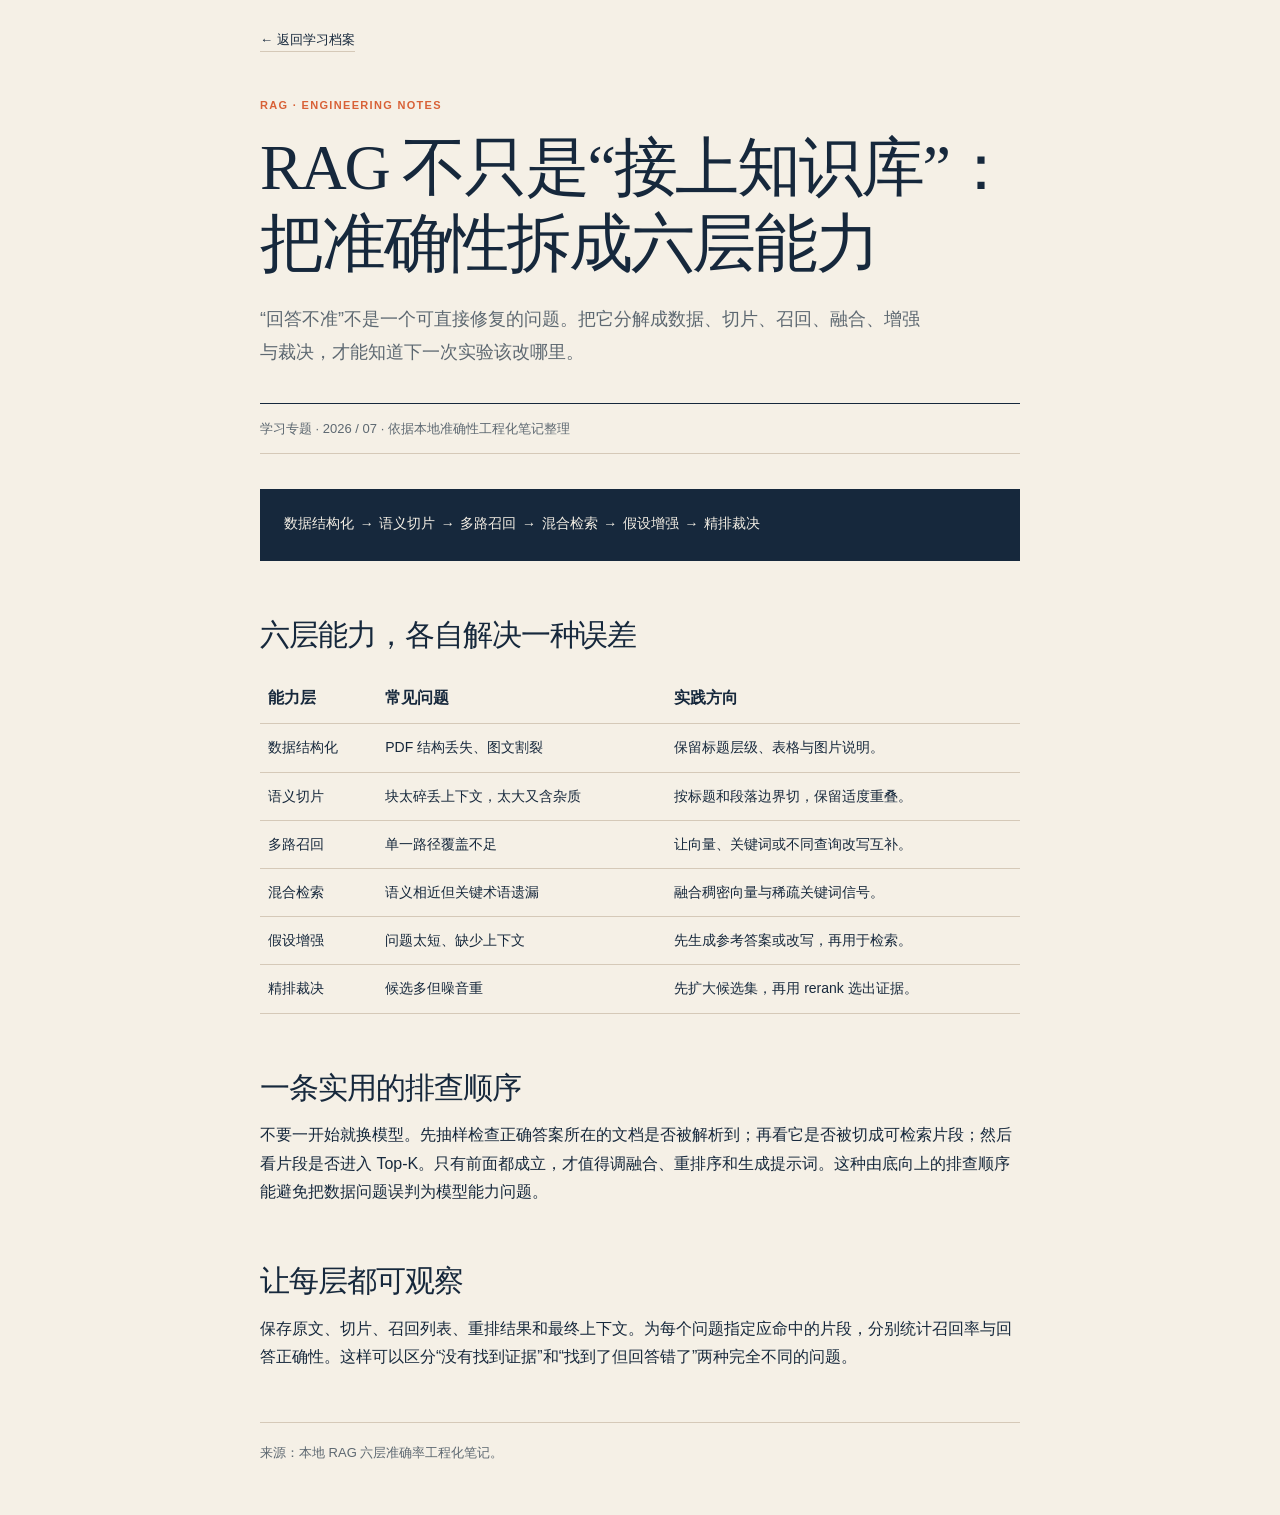
<file: docs/articles/rag-accuracy.html>
<!doctype html><html lang="zh-CN"><head><meta charset="utf-8"><meta name="viewport" content="width=device-width,initial-scale=1"><title>把 RAG 准确性拆成六层能力｜Dai's Field Notes</title><link rel="stylesheet" href="article.css"></head><body><article class="shell"><a class="back" href="../index.html">← 返回学习档案</a><p class="eyebrow">RAG · ENGINEERING NOTES</p><h1>RAG 不只是“接上知识库”：把准确性拆成六层能力</h1><p class="lead">“回答不准”不是一个可直接修复的问题。把它分解成数据、切片、召回、融合、增强与裁决，才能知道下一次实验该改哪里。</p><p class="meta">学习专题 · 2026 / 07 · 依据本地准确性工程化笔记整理</p><div class="flow">数据结构化 → 语义切片 → 多路召回 → 混合检索 → 假设增强 → 精排裁决</div><h2>六层能力，各自解决一种误差</h2><table><tr><th>能力层</th><th>常见问题</th><th>实践方向</th></tr><tr><td>数据结构化</td><td>PDF 结构丢失、图文割裂</td><td>保留标题层级、表格与图片说明。</td></tr><tr><td>语义切片</td><td>块太碎丢上下文，太大又含杂质</td><td>按标题和段落边界切，保留适度重叠。</td></tr><tr><td>多路召回</td><td>单一路径覆盖不足</td><td>让向量、关键词或不同查询改写互补。</td></tr><tr><td>混合检索</td><td>语义相近但关键术语遗漏</td><td>融合稠密向量与稀疏关键词信号。</td></tr><tr><td>假设增强</td><td>问题太短、缺少上下文</td><td>先生成参考答案或改写，再用于检索。</td></tr><tr><td>精排裁决</td><td>候选多但噪音重</td><td>先扩大候选集，再用 rerank 选出证据。</td></tr></table><h2>一条实用的排查顺序</h2><p>不要一开始就换模型。先抽样检查正确答案所在的文档是否被解析到；再看它是否被切成可检索片段；然后看片段是否进入 Top-K。只有前面都成立，才值得调融合、重排序和生成提示词。这种由底向上的排查顺序能避免把数据问题误判为模型能力问题。</p><h2>让每层都可观察</h2><p>保存原文、切片、召回列表、重排结果和最终上下文。为每个问题指定应命中的片段，分别统计召回率与回答正确性。这样可以区分“没有找到证据”和“找到了但回答错了”两种完全不同的问题。</p><p class="source">来源：本地 RAG 六层准确率工程化笔记。</p></article></body></html>
</file>
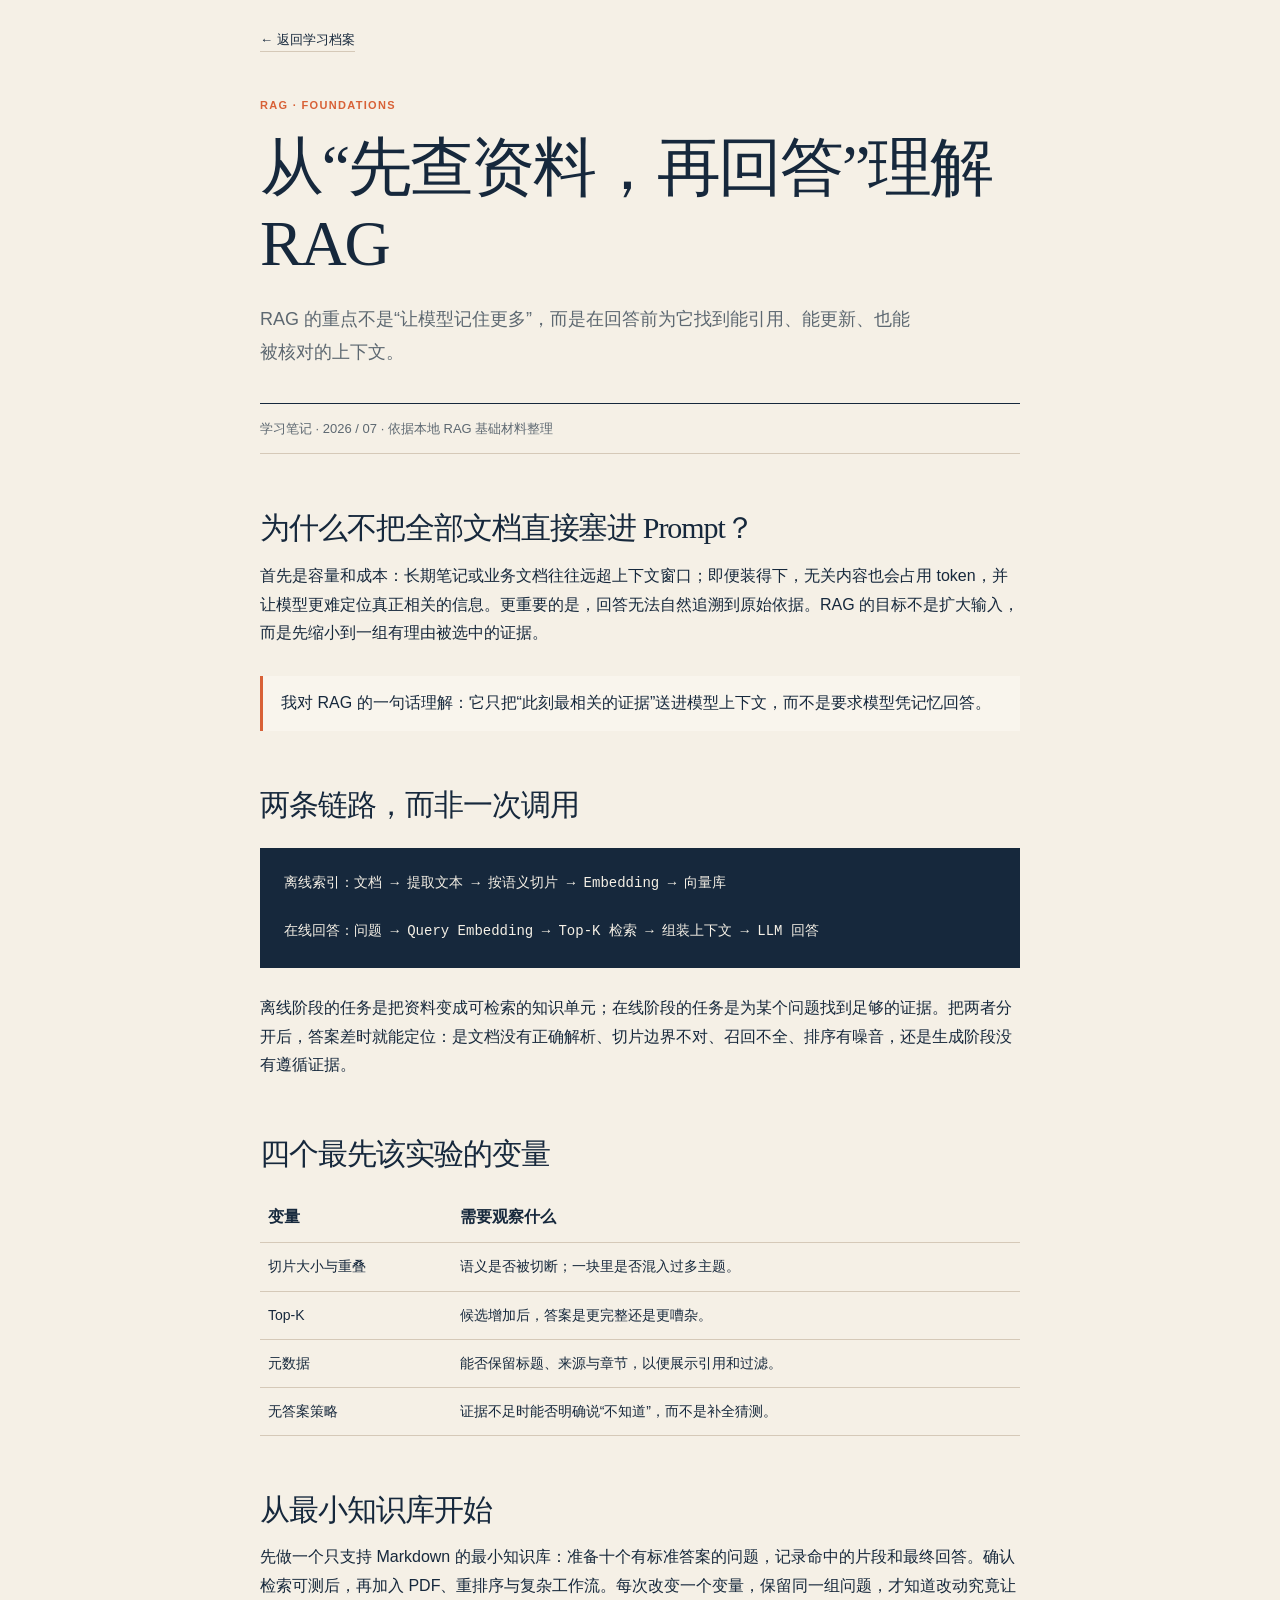
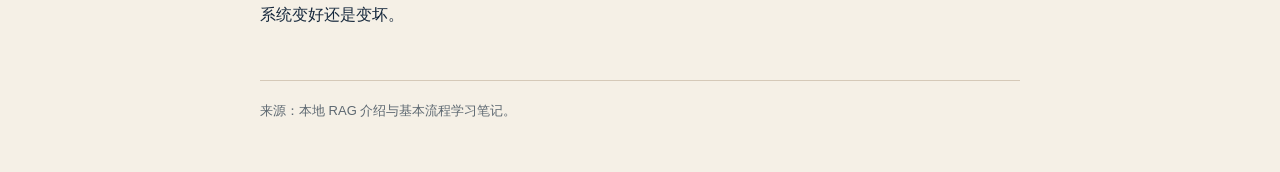
<file: docs/articles/rag-basics.html>
<!doctype html><html lang="zh-CN"><head><meta charset="utf-8"><meta name="viewport" content="width=device-width,initial-scale=1"><title>从“先查资料，再回答”理解 RAG｜Dai's Field Notes</title><link rel="stylesheet" href="article.css"></head><body><article class="shell"><a class="back" href="../index.html">← 返回学习档案</a><p class="eyebrow">RAG · FOUNDATIONS</p><h1>从“先查资料，再回答”理解 RAG</h1><p class="lead">RAG 的重点不是“让模型记住更多”，而是在回答前为它找到能引用、能更新、也能被核对的上下文。</p><p class="meta">学习笔记 · 2026 / 07 · 依据本地 RAG 基础材料整理</p><h2>为什么不把全部文档直接塞进 Prompt？</h2><p>首先是容量和成本：长期笔记或业务文档往往远超上下文窗口；即便装得下，无关内容也会占用 token，并让模型更难定位真正相关的信息。更重要的是，回答无法自然追溯到原始依据。RAG 的目标不是扩大输入，而是先缩小到一组有理由被选中的证据。</p><div class="callout">我对 RAG 的一句话理解：它只把“此刻最相关的证据”送进模型上下文，而不是要求模型凭记忆回答。</div><h2>两条链路，而非一次调用</h2><div class="flow">离线索引：文档 → 提取文本 → 按语义切片 → Embedding → 向量库

在线回答：问题 → Query Embedding → Top-K 检索 → 组装上下文 → LLM 回答</div><p>离线阶段的任务是把资料变成可检索的知识单元；在线阶段的任务是为某个问题找到足够的证据。把两者分开后，答案差时就能定位：是文档没有正确解析、切片边界不对、召回不全、排序有噪音，还是生成阶段没有遵循证据。</p><h2>四个最先该实验的变量</h2><table><tr><th>变量</th><th>需要观察什么</th></tr><tr><td>切片大小与重叠</td><td>语义是否被切断；一块里是否混入过多主题。</td></tr><tr><td>Top-K</td><td>候选增加后，答案是更完整还是更嘈杂。</td></tr><tr><td>元数据</td><td>能否保留标题、来源与章节，以便展示引用和过滤。</td></tr><tr><td>无答案策略</td><td>证据不足时能否明确说“不知道”，而不是补全猜测。</td></tr></table><h2>从最小知识库开始</h2><p>先做一个只支持 Markdown 的最小知识库：准备十个有标准答案的问题，记录命中的片段和最终回答。确认检索可测后，再加入 PDF、重排序与复杂工作流。每次改变一个变量，保留同一组问题，才知道改动究竟让系统变好还是变坏。</p><p class="source">来源：本地 RAG 介绍与基本流程学习笔记。</p></article></body></html>
</file>
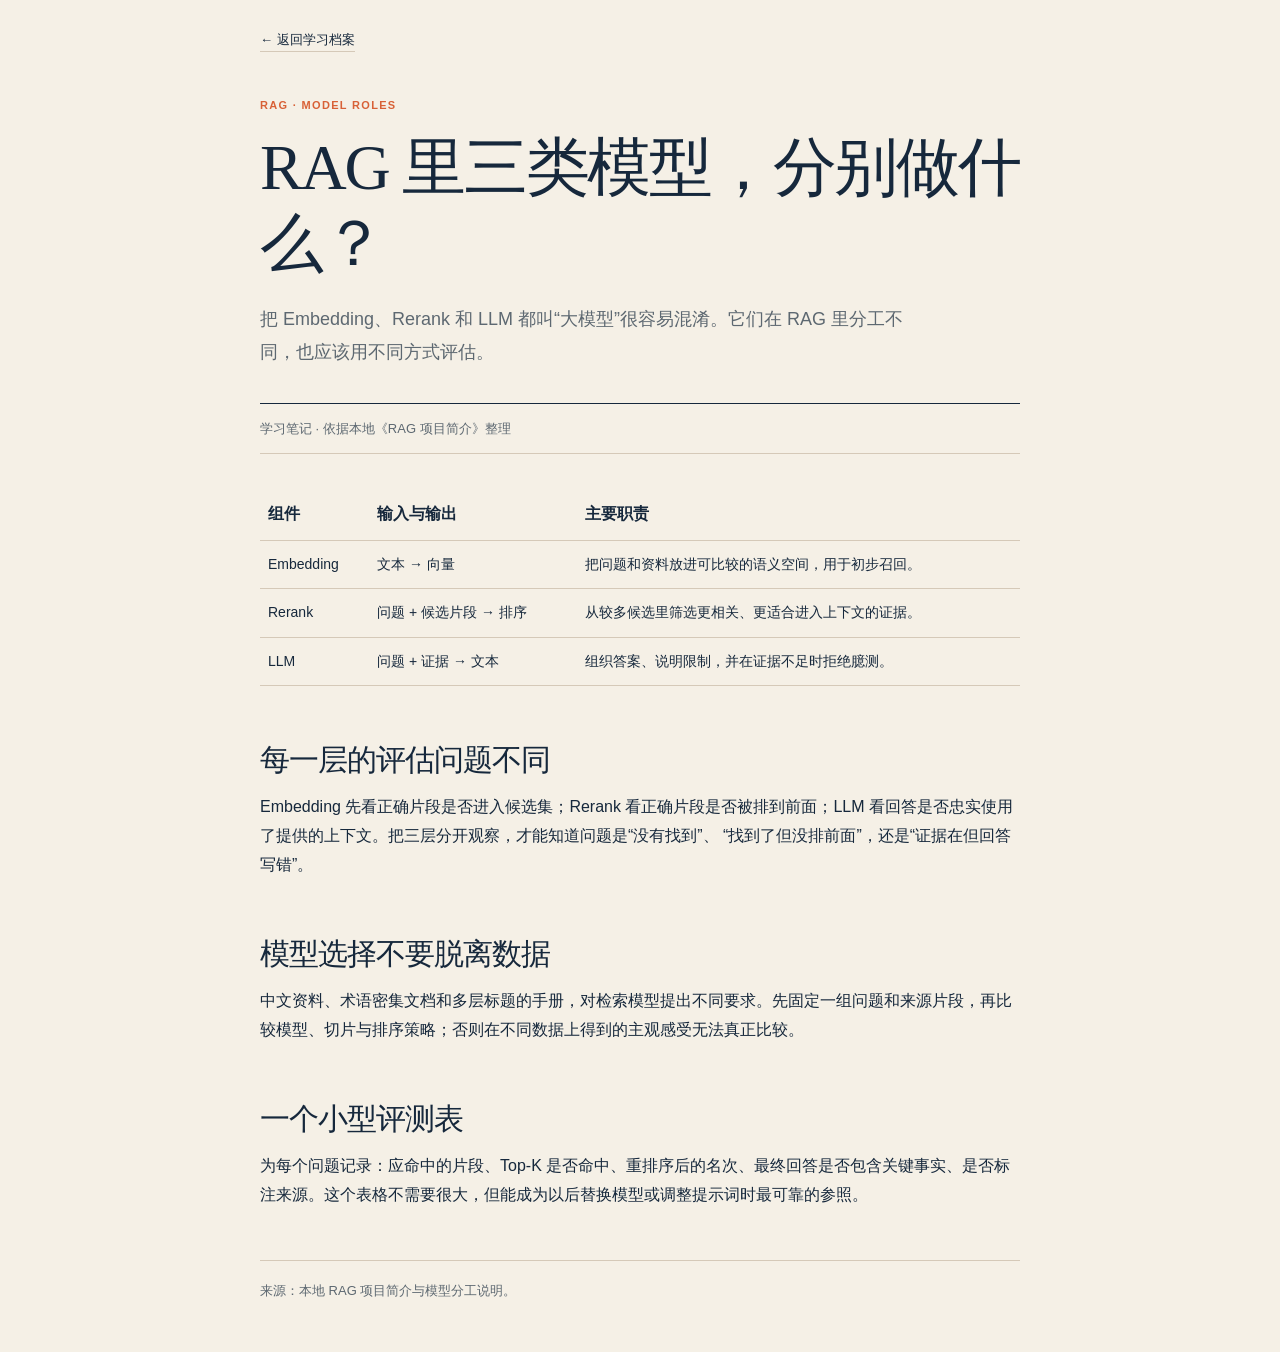
<file: docs/articles/rag-model-roles.html>
<!doctype html><html lang="zh-CN"><head><meta charset="utf-8"><meta name="viewport" content="width=device-width,initial-scale=1"><title>RAG 里三类模型分别做什么｜Dai's Field Notes</title><link rel="stylesheet" href="article.css"></head><body><article class="shell"><a class="back" href="../index.html">← 返回学习档案</a><p class="eyebrow">RAG · MODEL ROLES</p><h1>RAG 里三类模型，分别做什么？</h1><p class="lead">把 Embedding、Rerank 和 LLM 都叫“大模型”很容易混淆。它们在 RAG 里分工不同，也应该用不同方式评估。</p><p class="meta">学习笔记 · 依据本地《RAG 项目简介》整理</p><table><tr><th>组件</th><th>输入与输出</th><th>主要职责</th></tr><tr><td>Embedding</td><td>文本 → 向量</td><td>把问题和资料放进可比较的语义空间，用于初步召回。</td></tr><tr><td>Rerank</td><td>问题 + 候选片段 → 排序</td><td>从较多候选里筛选更相关、更适合进入上下文的证据。</td></tr><tr><td>LLM</td><td>问题 + 证据 → 文本</td><td>组织答案、说明限制，并在证据不足时拒绝臆测。</td></tr></table><h2>每一层的评估问题不同</h2><p>Embedding 先看正确片段是否进入候选集；Rerank 看正确片段是否被排到前面；LLM 看回答是否忠实使用了提供的上下文。把三层分开观察，才能知道问题是“没有找到”、 “找到了但没排前面”，还是“证据在但回答写错”。</p><h2>模型选择不要脱离数据</h2><p>中文资料、术语密集文档和多层标题的手册，对检索模型提出不同要求。先固定一组问题和来源片段，再比较模型、切片与排序策略；否则在不同数据上得到的主观感受无法真正比较。</p><h2>一个小型评测表</h2><p>为每个问题记录：应命中的片段、Top-K 是否命中、重排序后的名次、最终回答是否包含关键事实、是否标注来源。这个表格不需要很大，但能成为以后替换模型或调整提示词时最可靠的参照。</p><p class="source">来源：本地 RAG 项目简介与模型分工说明。</p></article></body></html>
</file>
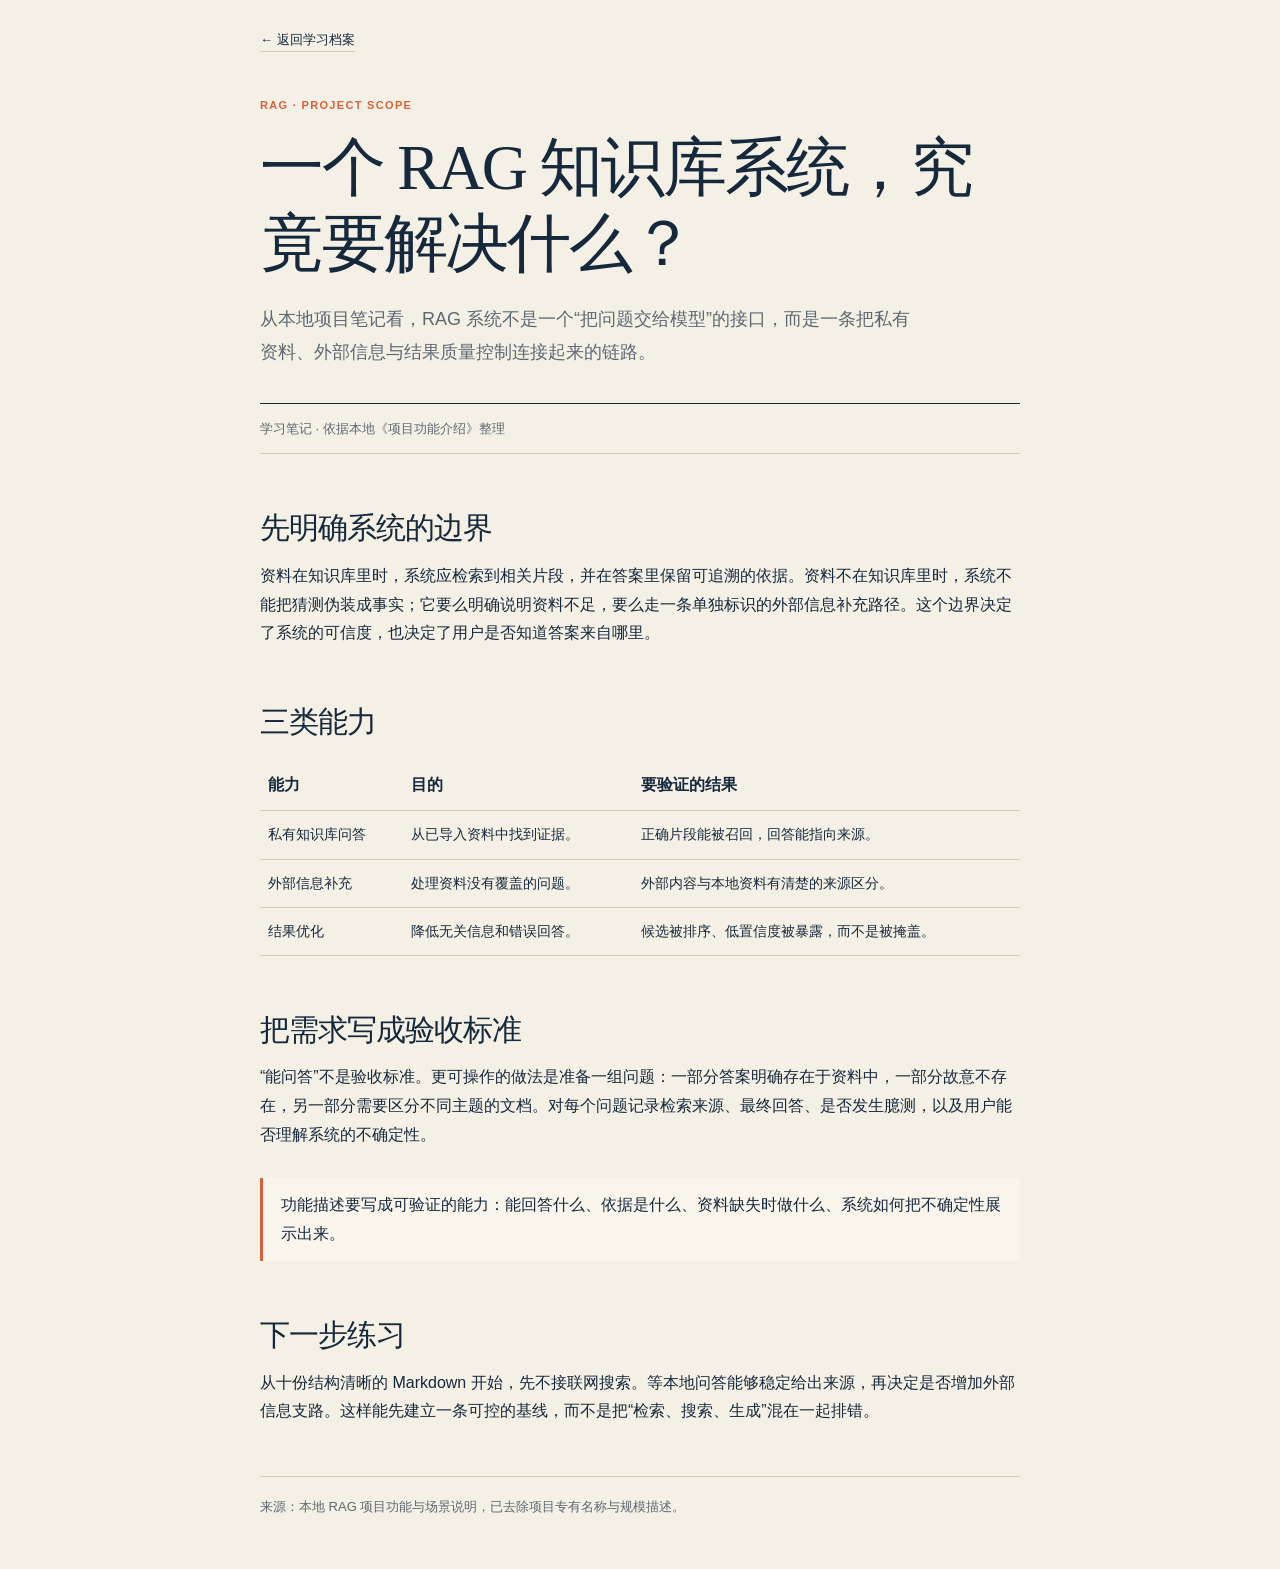
<file: docs/articles/rag-product-scope.html>
<!doctype html><html lang="zh-CN"><head><meta charset="utf-8"><meta name="viewport" content="width=device-width,initial-scale=1"><title>一个 RAG 知识库系统要解决什么｜Dai's Field Notes</title><link rel="stylesheet" href="article.css"></head><body><article class="shell"><a class="back" href="../index.html">← 返回学习档案</a><p class="eyebrow">RAG · PROJECT SCOPE</p><h1>一个 RAG 知识库系统，究竟要解决什么？</h1><p class="lead">从本地项目笔记看，RAG 系统不是一个“把问题交给模型”的接口，而是一条把私有资料、外部信息与结果质量控制连接起来的链路。</p><p class="meta">学习笔记 · 依据本地《项目功能介绍》整理</p><h2>先明确系统的边界</h2><p>资料在知识库里时，系统应检索到相关片段，并在答案里保留可追溯的依据。资料不在知识库里时，系统不能把猜测伪装成事实；它要么明确说明资料不足，要么走一条单独标识的外部信息补充路径。这个边界决定了系统的可信度，也决定了用户是否知道答案来自哪里。</p><h2>三类能力</h2><table><tr><th>能力</th><th>目的</th><th>要验证的结果</th></tr><tr><td>私有知识库问答</td><td>从已导入资料中找到证据。</td><td>正确片段能被召回，回答能指向来源。</td></tr><tr><td>外部信息补充</td><td>处理资料没有覆盖的问题。</td><td>外部内容与本地资料有清楚的来源区分。</td></tr><tr><td>结果优化</td><td>降低无关信息和错误回答。</td><td>候选被排序、低置信度被暴露，而不是被掩盖。</td></tr></table><h2>把需求写成验收标准</h2><p>“能问答”不是验收标准。更可操作的做法是准备一组问题：一部分答案明确存在于资料中，一部分故意不存在，另一部分需要区分不同主题的文档。对每个问题记录检索来源、最终回答、是否发生臆测，以及用户能否理解系统的不确定性。</p><div class="callout">功能描述要写成可验证的能力：能回答什么、依据是什么、资料缺失时做什么、系统如何把不确定性展示出来。</div><h2>下一步练习</h2><p>从十份结构清晰的 Markdown 开始，先不接联网搜索。等本地问答能够稳定给出来源，再决定是否增加外部信息支路。这样能先建立一条可控的基线，而不是把“检索、搜索、生成”混在一起排错。</p><p class="source">来源：本地 RAG 项目功能与场景说明，已去除项目专有名称与规模描述。</p></article></body></html>
</file>
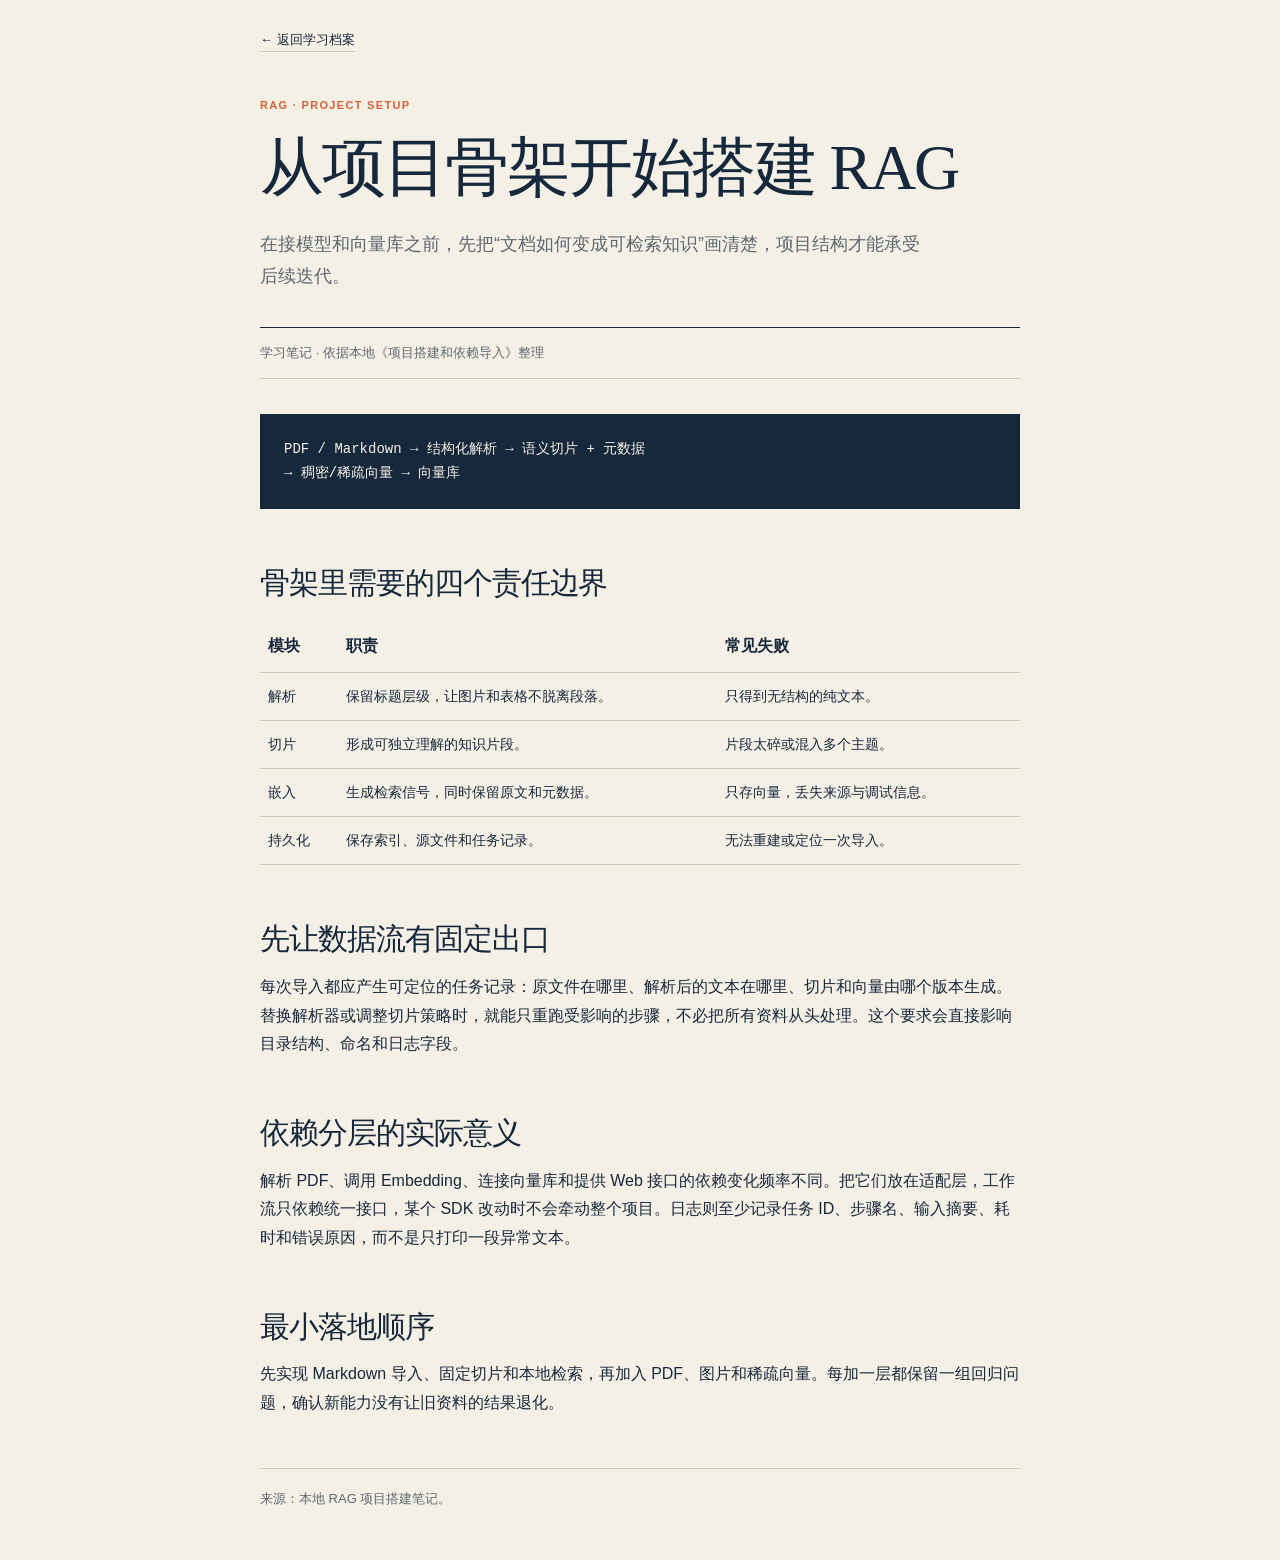
<file: docs/articles/rag-project-skeleton.html>
<!doctype html><html lang="zh-CN"><head><meta charset="utf-8"><meta name="viewport" content="width=device-width,initial-scale=1"><title>从项目骨架开始搭建 RAG｜Dai's Field Notes</title><link rel="stylesheet" href="article.css"></head><body><article class="shell"><a class="back" href="../index.html">← 返回学习档案</a><p class="eyebrow">RAG · PROJECT SETUP</p><h1>从项目骨架开始搭建 RAG</h1><p class="lead">在接模型和向量库之前，先把“文档如何变成可检索知识”画清楚，项目结构才能承受后续迭代。</p><p class="meta">学习笔记 · 依据本地《项目搭建和依赖导入》整理</p><div class="flow">PDF / Markdown → 结构化解析 → 语义切片 + 元数据
→ 稠密/稀疏向量 → 向量库</div><h2>骨架里需要的四个责任边界</h2><table><tr><th>模块</th><th>职责</th><th>常见失败</th></tr><tr><td>解析</td><td>保留标题层级，让图片和表格不脱离段落。</td><td>只得到无结构的纯文本。</td></tr><tr><td>切片</td><td>形成可独立理解的知识片段。</td><td>片段太碎或混入多个主题。</td></tr><tr><td>嵌入</td><td>生成检索信号，同时保留原文和元数据。</td><td>只存向量，丢失来源与调试信息。</td></tr><tr><td>持久化</td><td>保存索引、源文件和任务记录。</td><td>无法重建或定位一次导入。</td></tr></table><h2>先让数据流有固定出口</h2><p>每次导入都应产生可定位的任务记录：原文件在哪里、解析后的文本在哪里、切片和向量由哪个版本生成。替换解析器或调整切片策略时，就能只重跑受影响的步骤，不必把所有资料从头处理。这个要求会直接影响目录结构、命名和日志字段。</p><h2>依赖分层的实际意义</h2><p>解析 PDF、调用 Embedding、连接向量库和提供 Web 接口的依赖变化频率不同。把它们放在适配层，工作流只依赖统一接口，某个 SDK 改动时不会牵动整个项目。日志则至少记录任务 ID、步骤名、输入摘要、耗时和错误原因，而不是只打印一段异常文本。</p><h2>最小落地顺序</h2><p>先实现 Markdown 导入、固定切片和本地检索，再加入 PDF、图片和稀疏向量。每加一层都保留一组回归问题，确认新能力没有让旧资料的结果退化。</p><p class="source">来源：本地 RAG 项目搭建笔记。</p></article></body></html>
</file>
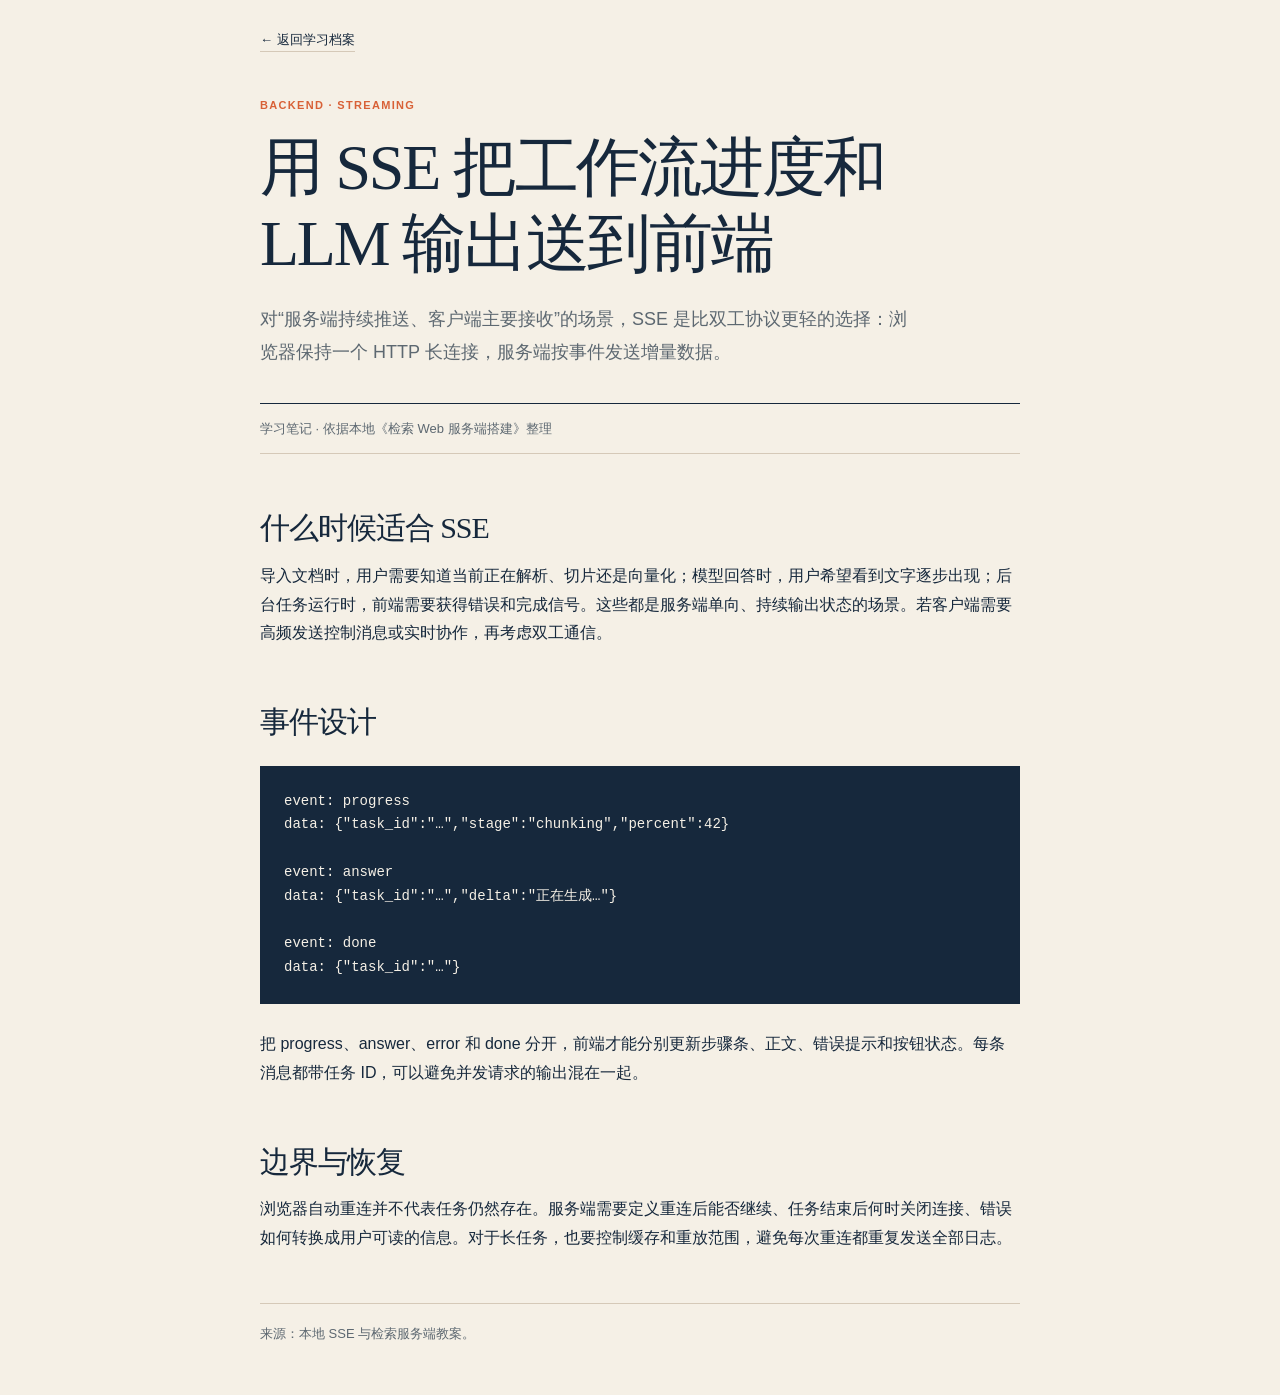
<file: docs/articles/sse-for-llm-streaming.html>
<!doctype html><html lang="zh-CN"><head><meta charset="utf-8"><meta name="viewport" content="width=device-width,initial-scale=1"><title>用 SSE 把工作流进度和 LLM 输出送到前端｜Dai's Field Notes</title><link rel="stylesheet" href="article.css"></head><body><article class="shell"><a class="back" href="../index.html">← 返回学习档案</a><p class="eyebrow">BACKEND · STREAMING</p><h1>用 SSE 把工作流进度和 LLM 输出送到前端</h1><p class="lead">对“服务端持续推送、客户端主要接收”的场景，SSE 是比双工协议更轻的选择：浏览器保持一个 HTTP 长连接，服务端按事件发送增量数据。</p><p class="meta">学习笔记 · 依据本地《检索 Web 服务端搭建》整理</p><h2>什么时候适合 SSE</h2><p>导入文档时，用户需要知道当前正在解析、切片还是向量化；模型回答时，用户希望看到文字逐步出现；后台任务运行时，前端需要获得错误和完成信号。这些都是服务端单向、持续输出状态的场景。若客户端需要高频发送控制消息或实时协作，再考虑双工通信。</p><h2>事件设计</h2><div class="flow">event: progress
data: {"task_id":"…","stage":"chunking","percent":42}

event: answer
data: {"task_id":"…","delta":"正在生成…"}

event: done
data: {"task_id":"…"}</div><p>把 progress、answer、error 和 done 分开，前端才能分别更新步骤条、正文、错误提示和按钮状态。每条消息都带任务 ID，可以避免并发请求的输出混在一起。</p><h2>边界与恢复</h2><p>浏览器自动重连并不代表任务仍然存在。服务端需要定义重连后能否继续、任务结束后何时关闭连接、错误如何转换成用户可读的信息。对于长任务，也要控制缓存和重放范围，避免每次重连都重复发送全部日志。</p><p class="source">来源：本地 SSE 与检索服务端教案。</p></article></body></html>
</file>
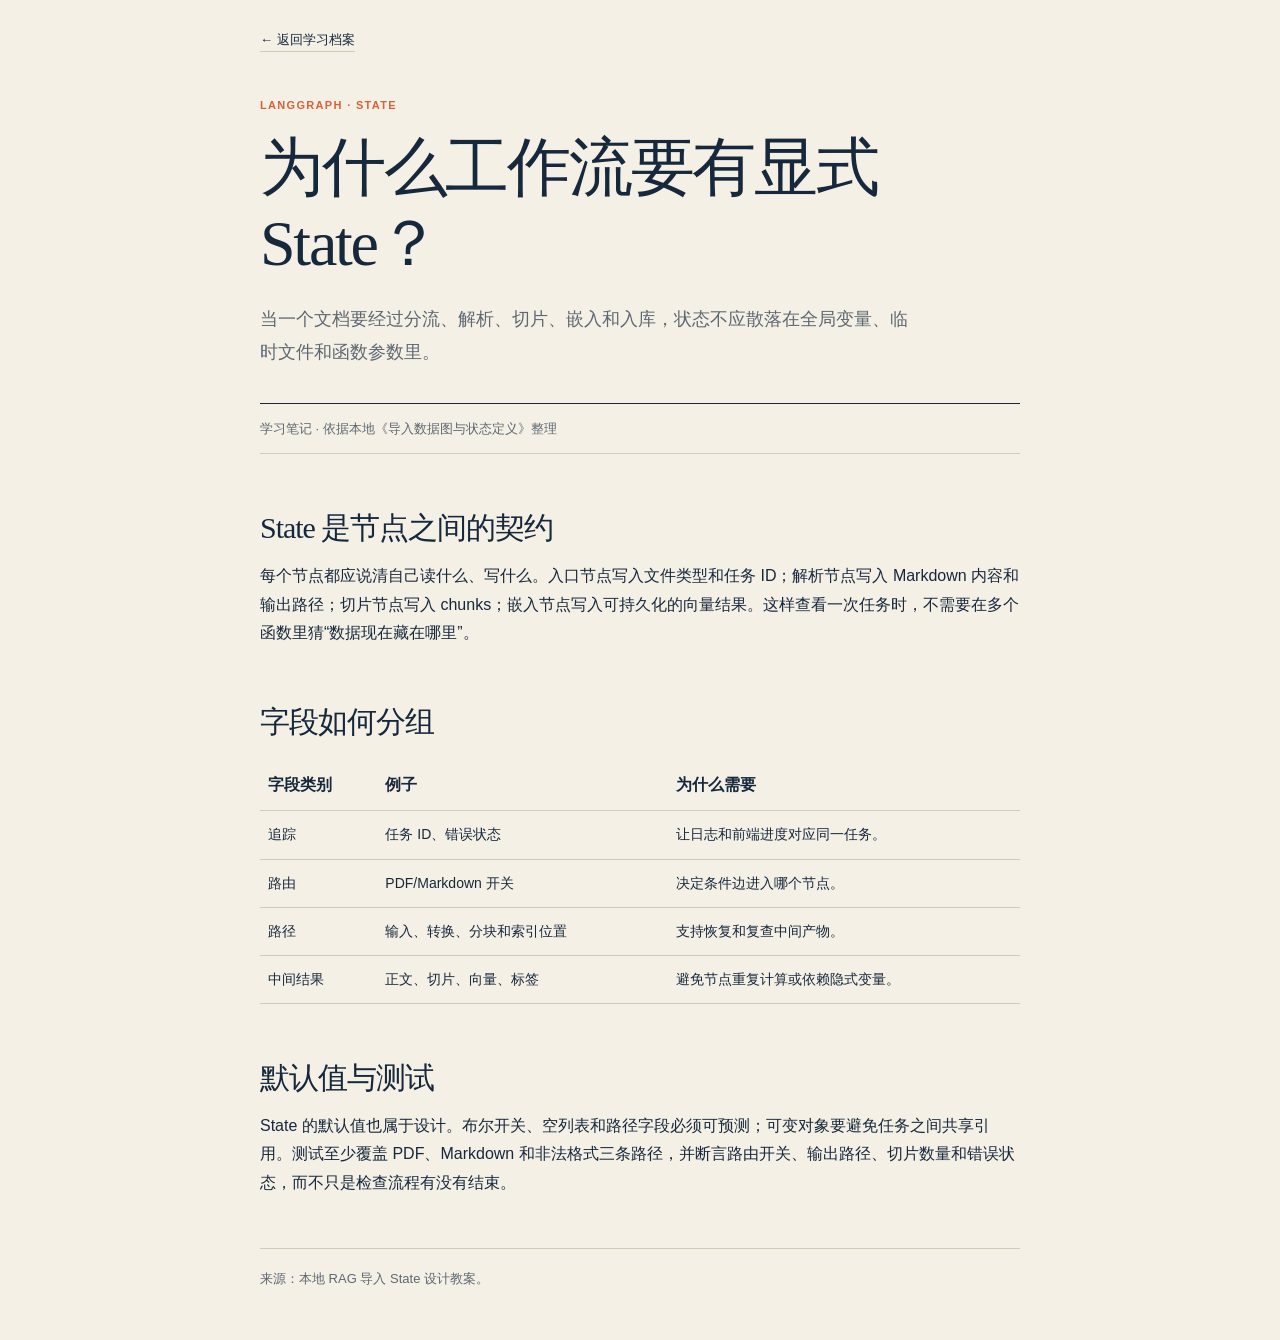
<file: docs/articles/typed-workflow-state.html>
<!doctype html><html lang="zh-CN"><head><meta charset="utf-8"><meta name="viewport" content="width=device-width,initial-scale=1"><title>为什么工作流要有显式 State｜Dai's Field Notes</title><link rel="stylesheet" href="article.css"></head><body><article class="shell"><a class="back" href="../index.html">← 返回学习档案</a><p class="eyebrow">LANGGRAPH · STATE</p><h1>为什么工作流要有显式 State？</h1><p class="lead">当一个文档要经过分流、解析、切片、嵌入和入库，状态不应散落在全局变量、临时文件和函数参数里。</p><p class="meta">学习笔记 · 依据本地《导入数据图与状态定义》整理</p><h2>State 是节点之间的契约</h2><p>每个节点都应说清自己读什么、写什么。入口节点写入文件类型和任务 ID；解析节点写入 Markdown 内容和输出路径；切片节点写入 chunks；嵌入节点写入可持久化的向量结果。这样查看一次任务时，不需要在多个函数里猜“数据现在藏在哪里”。</p><h2>字段如何分组</h2><table><tr><th>字段类别</th><th>例子</th><th>为什么需要</th></tr><tr><td>追踪</td><td>任务 ID、错误状态</td><td>让日志和前端进度对应同一任务。</td></tr><tr><td>路由</td><td>PDF/Markdown 开关</td><td>决定条件边进入哪个节点。</td></tr><tr><td>路径</td><td>输入、转换、分块和索引位置</td><td>支持恢复和复查中间产物。</td></tr><tr><td>中间结果</td><td>正文、切片、向量、标签</td><td>避免节点重复计算或依赖隐式变量。</td></tr></table><h2>默认值与测试</h2><p>State 的默认值也属于设计。布尔开关、空列表和路径字段必须可预测；可变对象要避免任务之间共享引用。测试至少覆盖 PDF、Markdown 和非法格式三条路径，并断言路由开关、输出路径、切片数量和错误状态，而不只是检查流程有没有结束。</p><p class="source">来源：本地 RAG 导入 State 设计教案。</p></article></body></html>
</file>
<file: docs/style.css>
:root{--p:#f5f0e6;--i:#16283c;--m:#5d6871;--l:#d5c9b8;--o:#d86137;--b:#9fb9c1}*{box-sizing:border-box}html{scroll-behavior:smooth}body{margin:0;background:var(--p);color:var(--i);font-family:Arial,"Microsoft YaHei",sans-serif}.shell{width:min(1120px,calc(100% - 48px));margin:auto}a{color:inherit;text-decoration:none}.nav{height:82px;border-bottom:1px solid var(--l);display:flex;align-items:center;justify-content:space-between}.brand,h1,h2,h3{font-family:Georgia,"Songti SC",serif;font-weight:500;letter-spacing:-.045em}.brand{font-size:19px}.links{display:flex;gap:25px;font-size:13px;color:var(--m)}.links a:hover,.article-link:hover{color:var(--o)}.hero{padding:58px 0 76px}.eyebrow,.issue,.date{font-size:11px;letter-spacing:.12em;font-weight:bold;color:var(--o);margin:0}.hero-grid{display:grid;grid-template-columns:1.35fr .65fr;gap:80px;margin-top:30px;align-items:end}.issue{color:var(--m);margin-bottom:18px}h1{font-size:clamp(45px,6vw,76px);line-height:1.02;margin:0}.intro{max-width:540px;line-height:1.8;color:var(--m);margin:26px 0}.underline{font-size:14px;font-weight:bold;border-bottom:1px solid;padding-bottom:5px}.underline span,.note>a{color:var(--o)}.field{min-height:280px;padding:23px;border:1px solid var(--i);position:relative;background:#f9f5ed;display:flex;flex-direction:column}.field b{position:absolute;right:21px;top:22px;width:57px;height:57px;border:1px solid var(--o);border-radius:50%;display:grid;place-items:center;text-align:center;color:var(--o);font:9px Arial;letter-spacing:.1em;transform:rotate(12deg)}.field>p{margin:60px 0 5px;font:18px Georgia}.field ol{padding-left:19px;font-size:13px;line-height:1.85;color:var(--m)}.field small{margin-top:auto;color:var(--m);font-size:10px}.head{border-top:1px solid var(--i);padding:13px 0 25px;display:flex;justify-content:space-between;font-size:12px;letter-spacing:.1em}.head span{color:var(--m)}.featured{padding:6px 0 86px}.featured article{display:grid;grid-template-columns:.9fr 1.1fr;min-height:385px;background:var(--i);color:var(--p)}.loop{background:var(--b);color:var(--i);display:flex;flex-direction:column;align-items:center;justify-content:center;gap:17px;font-size:12px;letter-spacing:.12em;font-weight:bold}.loop i{height:50px;border-left:1px solid}.feature-copy{padding:55px}.feature-copy h2,.path h2,.footer h2{font-size:clamp(31px,4vw,48px);line-height:1.06;margin:19px 0}.feature-copy>p:not(.eyebrow){color:#d3d9d7;line-height:1.75;font-size:14px}.notes{padding-bottom:88px}.note{display:grid;grid-template-columns:66px 1fr 35px;gap:18px;padding:25px 0;border-top:1px solid var(--l)}.note:last-child{border-bottom:1px solid var(--l)}.note em{color:var(--o);font:15px Georgia;font-style:normal}.date{color:var(--m)}.note h3{font-size:27px;line-height:1.12;margin:8px 0}.note p:last-of-type{color:var(--m);font-size:14px;line-height:1.65;margin:0 0 11px}.note>a{font-size:25px;justify-self:end}.article-link{font-size:13px;font-weight:bold;border-bottom:1px solid var(--l)}.path,.footer{border-top:1px solid var(--i);padding:65px 0 80px;display:grid;grid-template-columns:.7fr 1.3fr;gap:60px}.path>div>p:last-child{color:var(--m);font-size:14px;line-height:1.75;max-width:350px}.path ol{list-style:none;padding:0;margin:0}.path li{border-top:1px solid var(--l);padding:17px 0;display:grid;grid-template-columns:48px 1fr;gap:12px;color:var(--m);font-size:14px;line-height:1.65}.path li b{font:17px Georgia;color:var(--o)}.path strong{display:block;color:var(--i);font:19px Georgia}.footer{padding:55px 0 65px;grid-template-columns:1fr 1fr;gap:80px}.footer>p{align-self:end;max-width:410px;color:var(--m);line-height:1.8;font-size:14px}@media(max-width:720px){.shell{width:calc(100% - 32px)}.nav{height:68px}.links{gap:14px;font-size:12px}.hero{padding:42px 0 55px}.hero-grid,.featured article,.path,.footer{grid-template-columns:1fr;gap:30px}.field{min-height:220px}.loop{min-height:145px;flex-direction:row}.loop i{height:auto;width:45px;border-left:0;border-top:1px solid}.feature-copy{padding:33px 27px 38px}.footer{padding:45px 0}.notes,.featured{padding-bottom:58px}}
</file>
<file: docs/archive.css>
.archive{padding:0 0 88px}.archive-grid{display:grid;grid-template-columns:repeat(2,1fr);border-top:1px solid var(--l)}.archive-grid a{padding:20px 18px;border-bottom:1px solid var(--l);min-height:120px}.archive-grid a:nth-child(odd){border-right:1px solid var(--l)}.archive-grid a:hover{background:#f9f5ed}.archive-grid small{display:block;color:var(--o);font-size:10px;letter-spacing:.1em;font-weight:bold;margin-bottom:13px}.archive-grid strong{font:21px/1.2 Georgia,"Songti SC",serif;font-weight:500}@media(max-width:720px){.archive{padding-bottom:58px}.archive-grid{grid-template-columns:1fr}.archive-grid a:nth-child(odd){border-right:0}}
</file>
<file: docs/articles/article.css>
:root{--p:#f5f0e6;--i:#16283c;--m:#5d6871;--l:#d5c9b8;--o:#d86137;--b:#9fb9c1}*{box-sizing:border-box}body{margin:0;background:var(--p);color:var(--i);font-family:Arial,"Microsoft YaHei",sans-serif;line-height:1.8}.shell{width:min(760px,calc(100% - 40px));margin:auto}a{color:inherit}.back{display:inline-block;margin:28px 0 44px;font-size:13px;text-decoration:none;border-bottom:1px solid var(--l)}.back:hover{color:var(--o)}.eyebrow{margin:0;color:var(--o);font-size:11px;font-weight:bold;letter-spacing:.12em}h1,h2,h3{font-family:Georgia,"Songti SC",serif;font-weight:500;letter-spacing:-.035em;line-height:1.18}h1{font-size:clamp(40px,6vw,64px);margin:14px 0 22px}h2{font-size:30px;margin:56px 0 15px}h3{font-size:22px;margin:30px 0 8px}.lead{font-size:18px;color:var(--m);max-width:660px}.meta{border-top:1px solid var(--i);border-bottom:1px solid var(--l);padding:13px 0;margin:35px 0;color:var(--m);font-size:13px}.callout{border-left:3px solid var(--o);padding:13px 18px;background:#f9f5ed;margin:28px 0}.flow{background:var(--i);color:var(--p);padding:24px;white-space:pre-wrap;font:14px/1.7 Consolas,monospace;margin:26px 0;overflow:auto}table{width:100%;border-collapse:collapse;font-size:14px;margin:20px 0}th,td{padding:11px 8px;border-bottom:1px solid var(--l);text-align:left;vertical-align:top}th{font-family:Georgia,"Songti SC",serif;font-size:16px}code{font-family:Consolas,monospace;background:#e9e2d5;padding:2px 5px}.source{margin:50px 0;border-top:1px solid var(--l);padding-top:18px;color:var(--m);font-size:13px}.source a{color:var(--i)}@media(max-width:600px){.shell{width:calc(100% - 30px)}h2{font-size:27px}table{font-size:12px}.flow{font-size:12px;padding:17px}}
</file>
